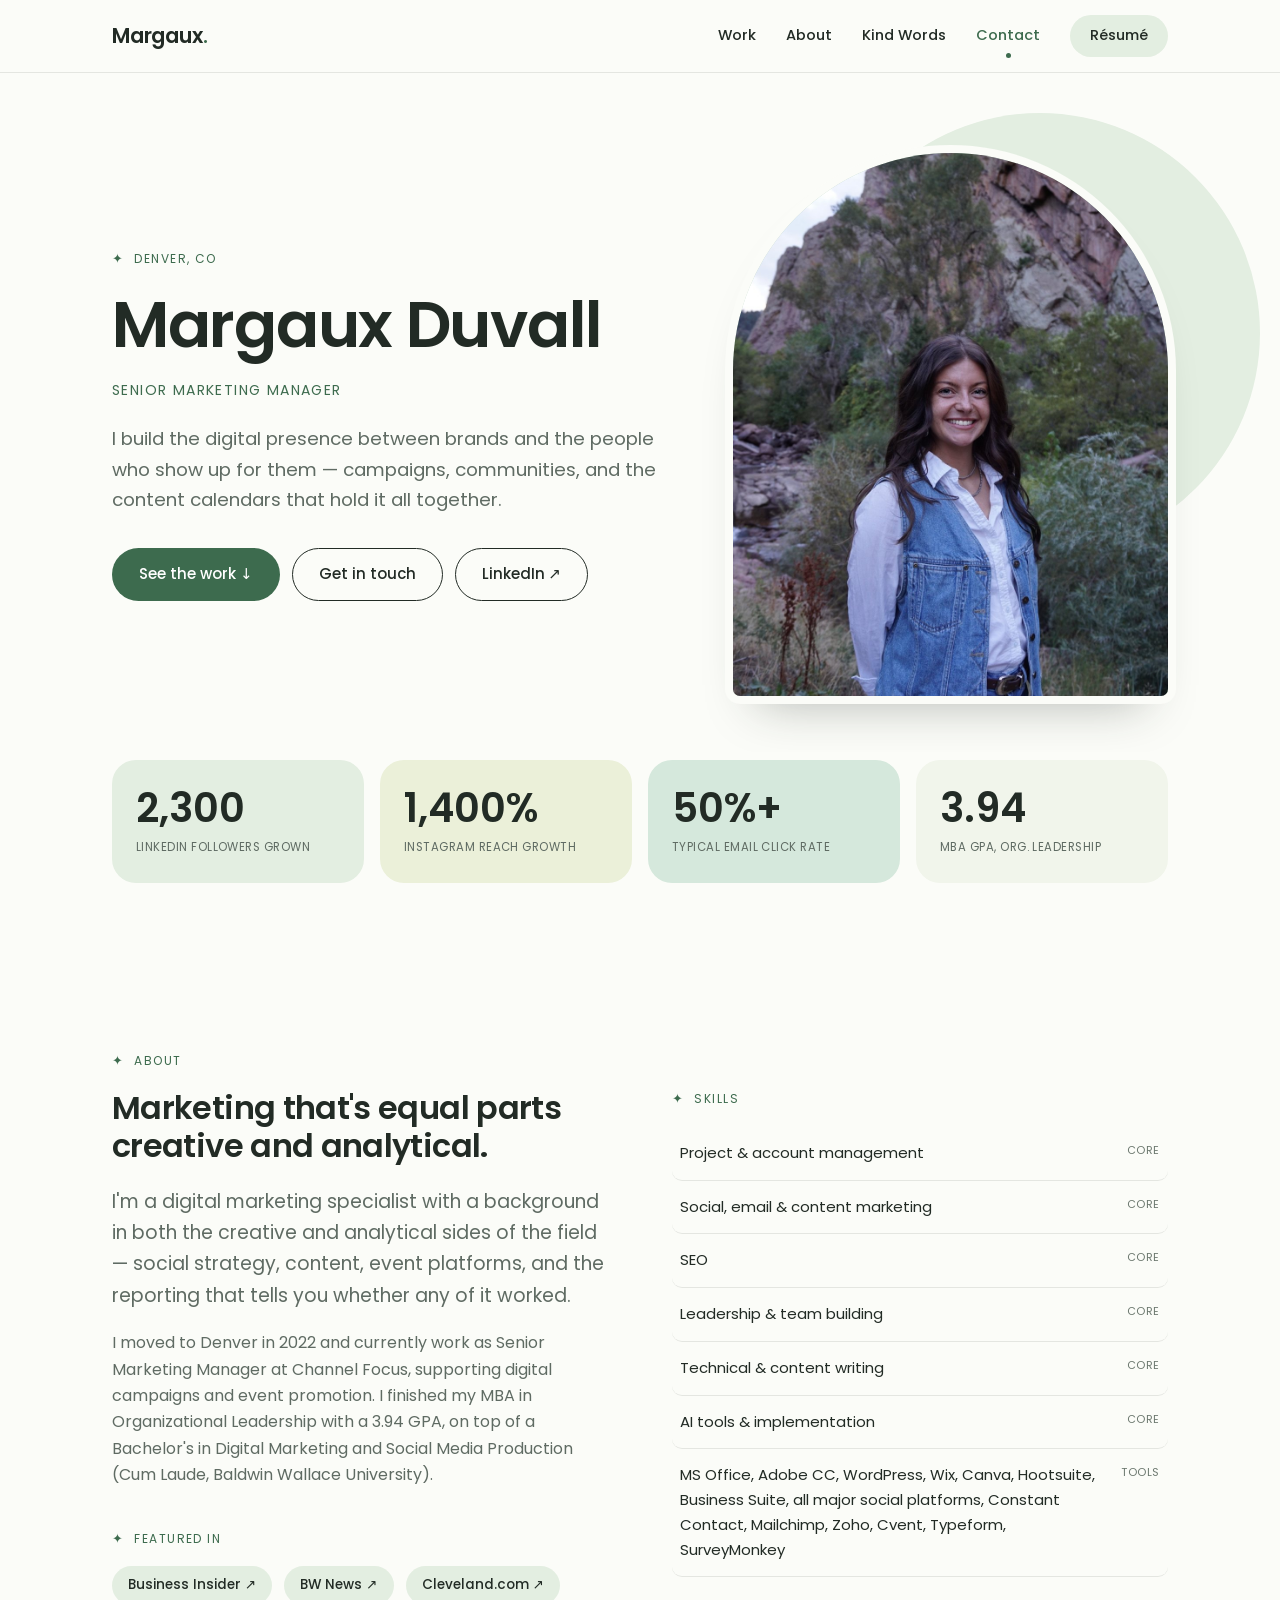
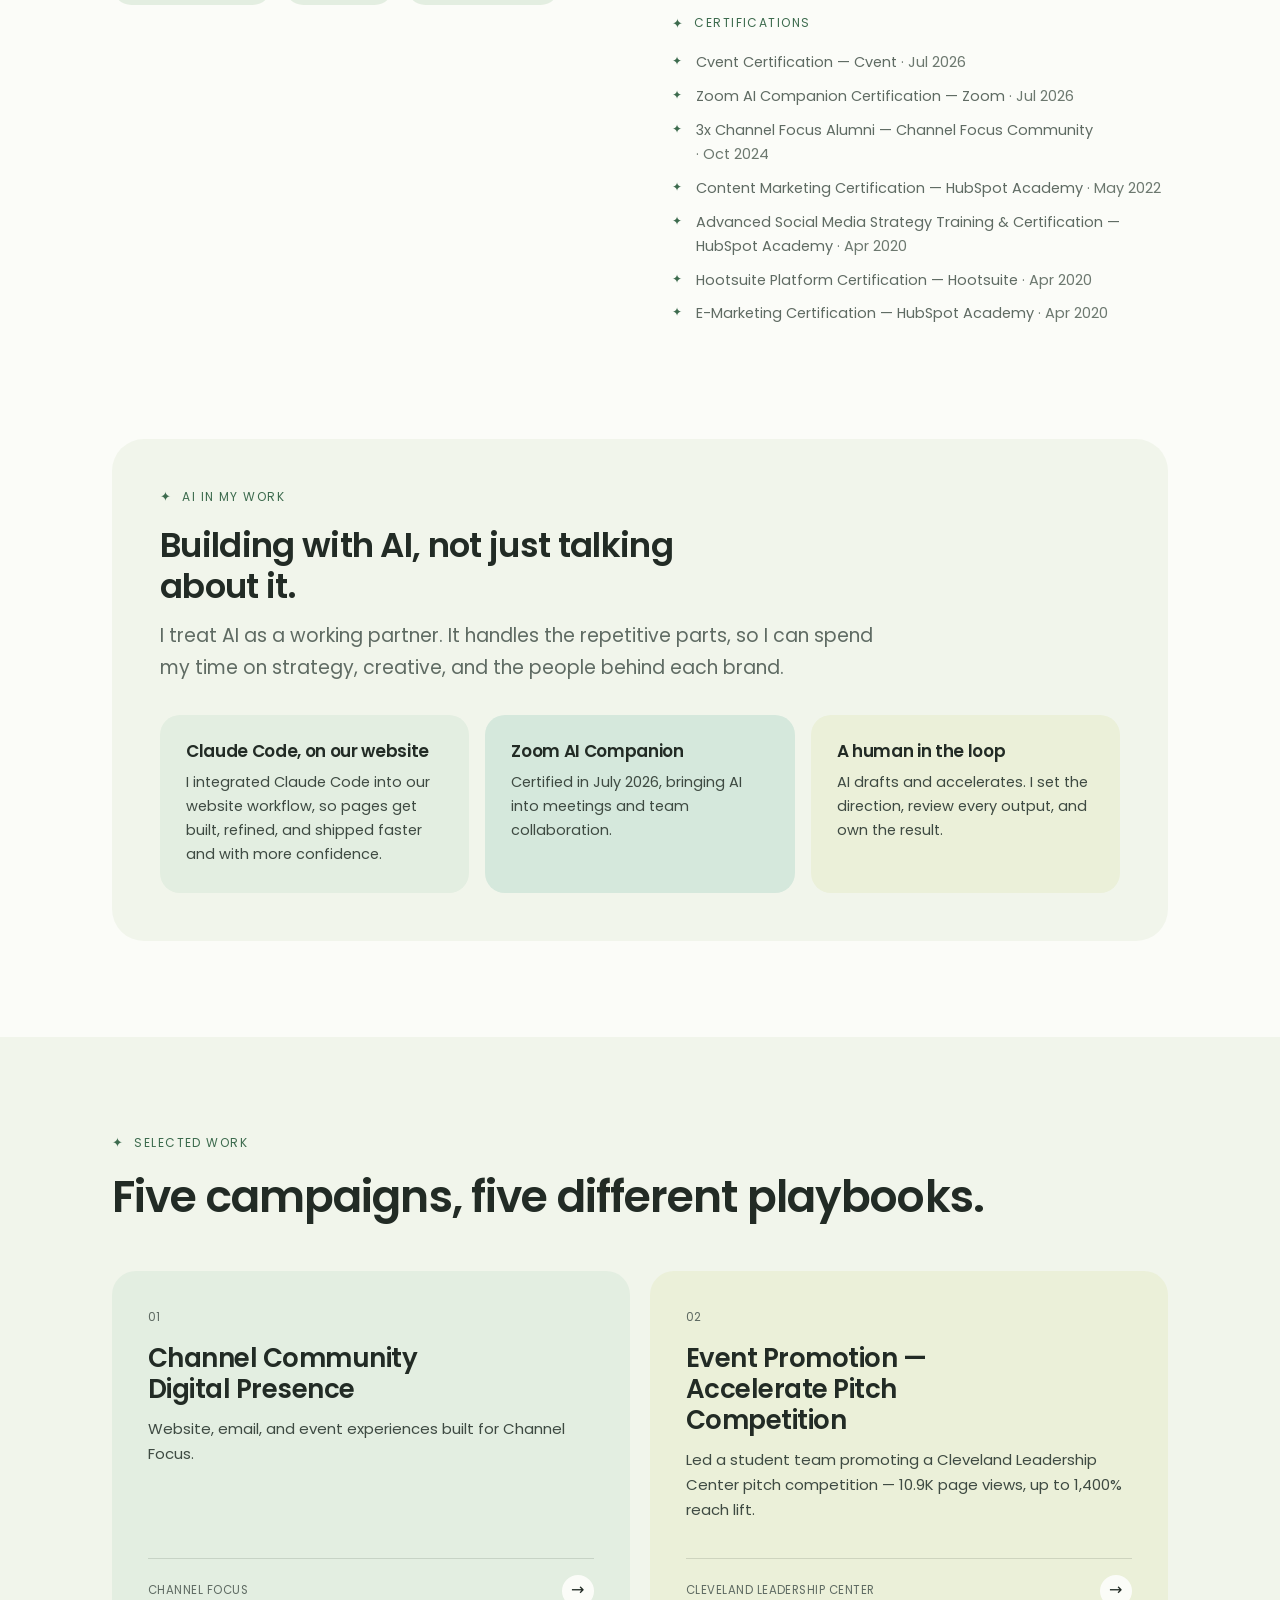
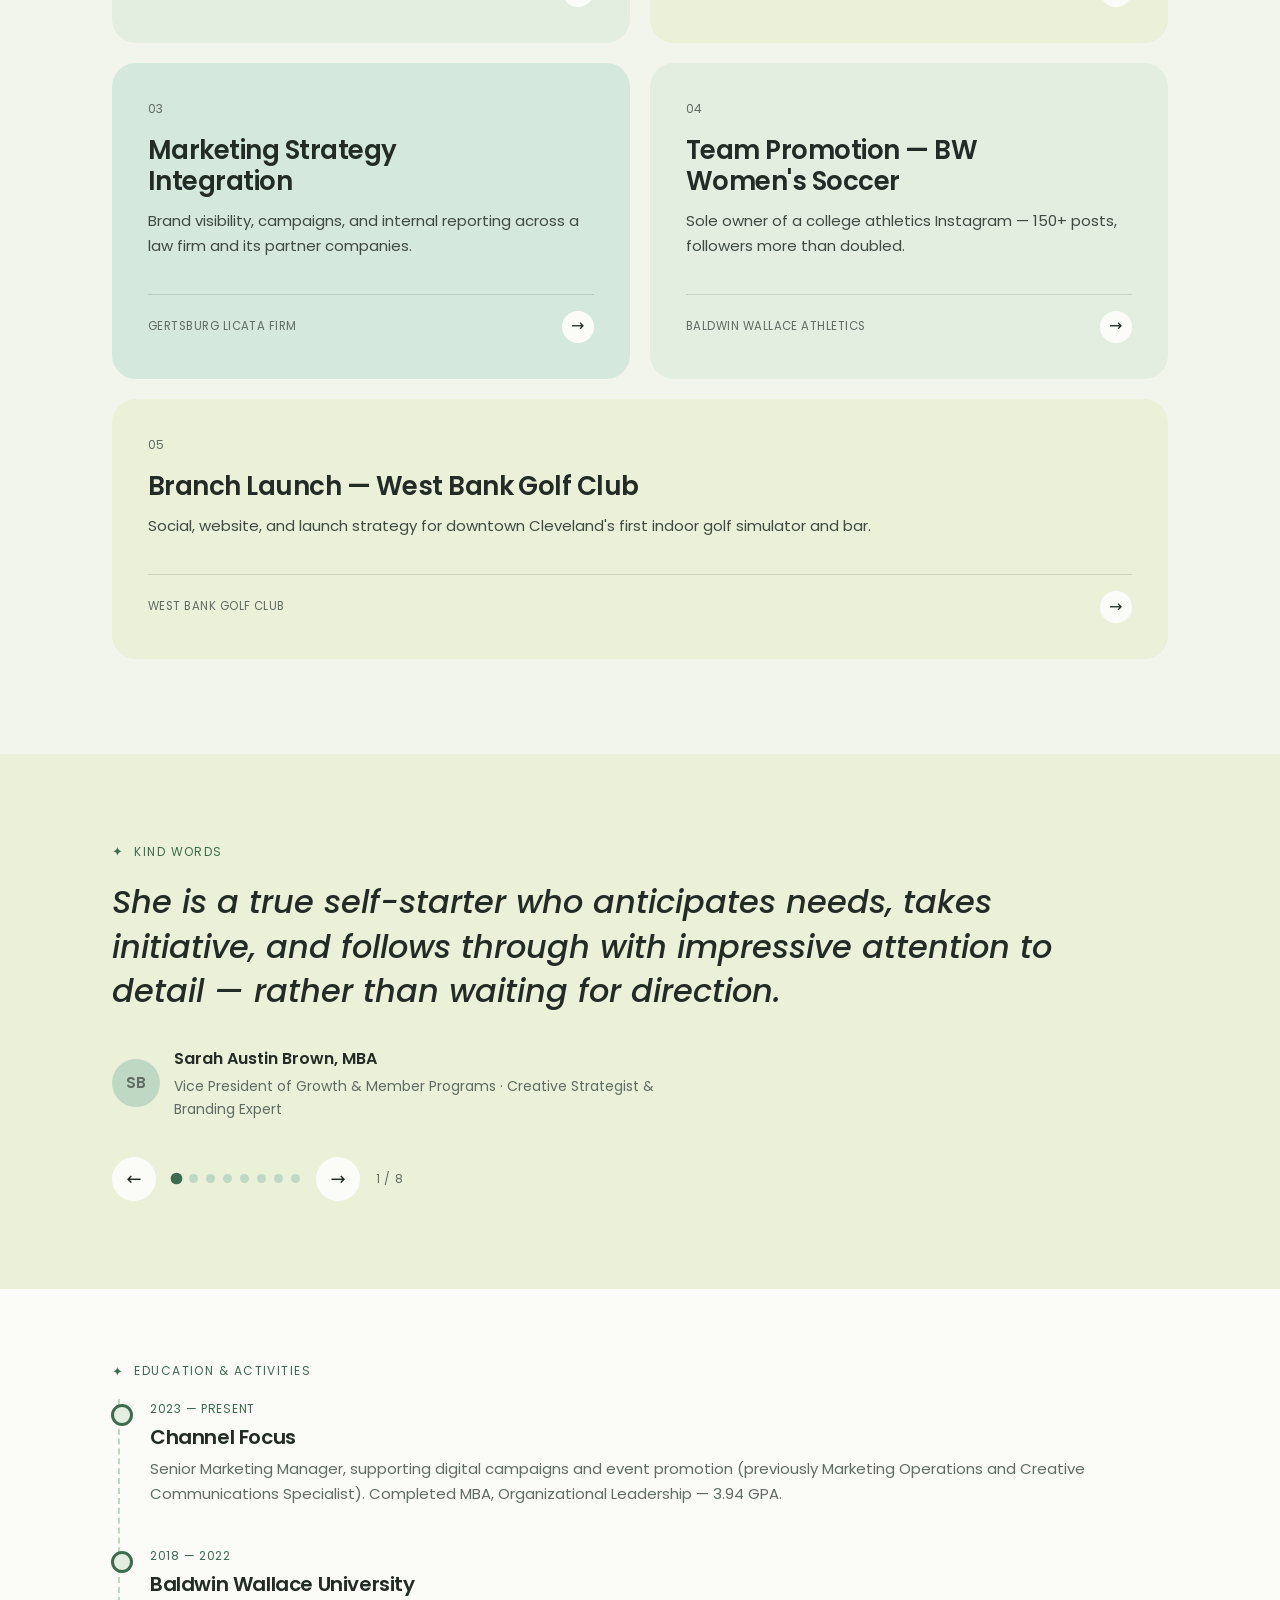
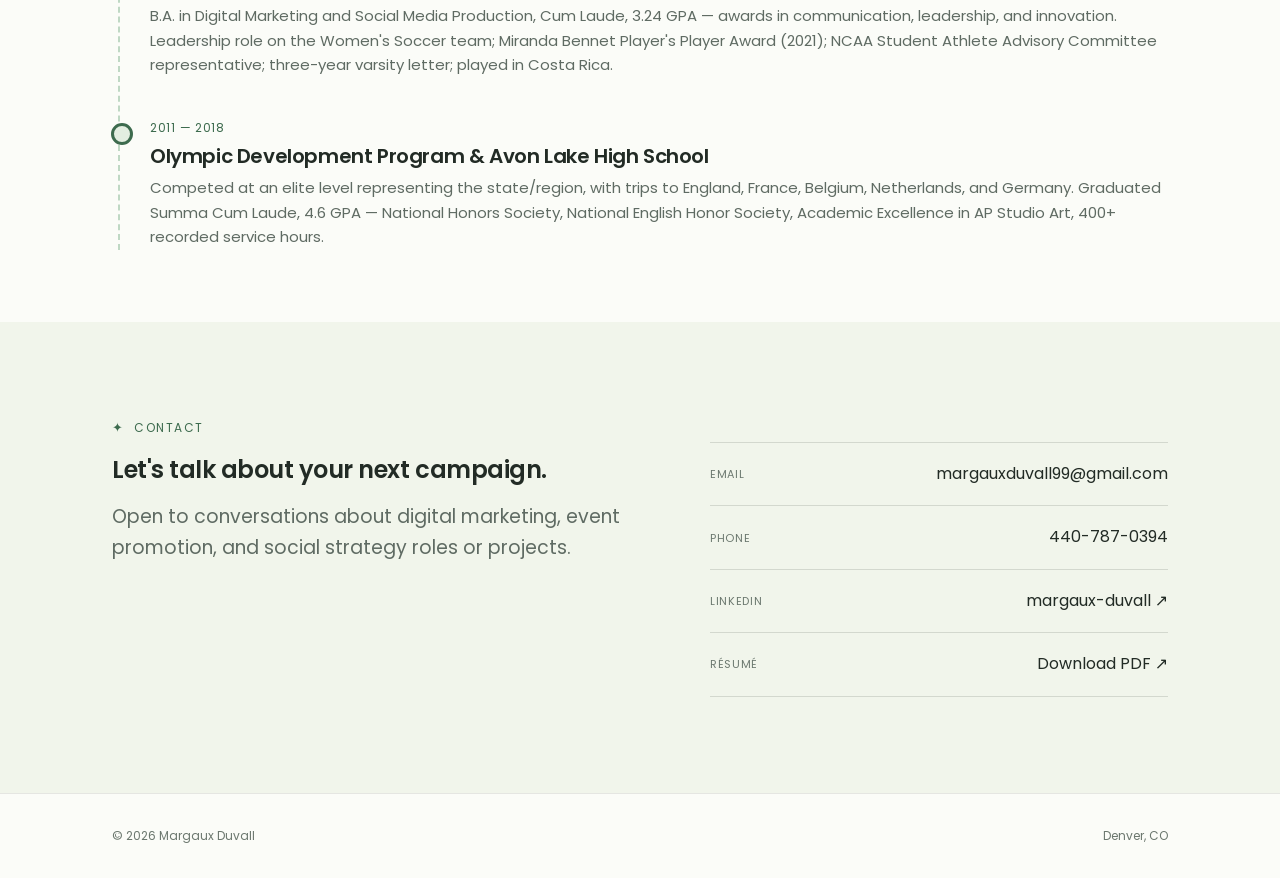
<file: index.html>
<!DOCTYPE html>
<html lang="en">
<head>
<meta charset="UTF-8">
<meta name="viewport" content="width=device-width, initial-scale=1.0">
<title>Margaux Duvall — Senior Marketing Manager</title>
<meta name="description" content="Margaux Duvall is a senior marketing manager based in Denver, CO — event promotion, social strategy, content, and analytics.">
<meta name="theme-color" content="#FBFCF8">
<link rel="icon" href="data:image/svg+xml,%3Csvg xmlns='http://www.w3.org/2000/svg' viewBox='0 0 100 100'%3E%3Crect width='100' height='100' rx='16' fill='%23E3EEE1'/%3E%3Ctext x='50' y='68' font-family='Georgia,serif' font-style='italic' font-size='58' font-weight='bold' fill='%233D6B4E' text-anchor='middle'%3EM%3C/text%3E%3C/svg%3E">
<link rel="preconnect" href="https://fonts.googleapis.com">
<link rel="preconnect" href="https://fonts.gstatic.com" crossorigin>
<link href="https://fonts.googleapis.com/css2?family=Poppins:ital,wght@0,400;0,500;0,600;1,500&display=swap" rel="stylesheet">
<link rel="stylesheet" href="css/style.css">
<style>
/* Kind Words carousel */
.kw-slide{margin:0;display:block}
.kw-slide blockquote p{margin:0 0 .9em}
.kw-slide blockquote p:last-child{margin-bottom:0}
.kw-slide.long blockquote{font-size:clamp(16px,1.7vw,20px);line-height:1.6;max-width:66ch}
.kw-author{display:flex;align-items:center;gap:14px}
.kw-author>span:last-child{display:block}
.kw-author>span:last-child>span{display:block;max-width:60ch}
.kw-avatar{flex:0 0 48px;width:48px;height:48px;border-radius:50%;background:var(--blush-deep);color:var(--signal-dark);display:flex!important;align-items:center;justify-content:center;font-weight:600;font-size:15px;letter-spacing:.02em}
.kw-controls{display:none;align-items:center;gap:16px;margin-top:36px;flex-wrap:wrap}
html.kw-js .kw-slide{display:none}
html.kw-js .kw-slide.is-active{display:block;animation:kwfade .45s ease}
html.kw-js .kw-controls{display:flex}
.kw-btn{width:44px;height:44px;border-radius:50%;border:none;background:var(--paper);color:var(--ink);font-family:var(--font-body);font-size:18px;cursor:pointer;transition:background .2s ease,color .2s ease}
.kw-btn:hover{background:var(--signal);color:#fff}
.kw-dots{display:flex;gap:8px;align-items:center}
.kw-dot{width:9px;height:9px;padding:0;border:none;border-radius:50%;background:var(--blush-deep);cursor:pointer;transition:background .2s ease,transform .2s ease}
.kw-dot.is-active{background:var(--signal);transform:scale(1.3)}
.kw-count{font-size:12px;color:var(--slate);letter-spacing:.06em}
.kw-carousel:focus-visible{outline:2px solid var(--signal);outline-offset:8px;border-radius:12px}
@keyframes kwfade{from{opacity:0;transform:translateY(8px)}to{opacity:1;transform:none}}
@media (prefers-reduced-motion:reduce){html.kw-js .kw-slide.is-active{animation:none}}
</style>
</head>
<body>
<div class="scroll-progress"></div>

<nav class="site-nav">
  <div class="wrap">
    <a href="#top" class="brand">Margaux<span>.</span></a>
    <button class="nav-toggle" aria-label="Toggle menu">
      <span></span><span></span><span></span>
    </button>
    <div class="nav-links">
      <a href="#work">Work</a>
      <a href="#about">About</a>
      <a href="#kind-words">Kind Words</a>
      <a href="#contact">Contact</a>
      <a href="assets/Margaux_Duvall_Resume.pdf" class="nav-cta" target="_blank" rel="noopener">Résumé</a>
    </div>
  </div>
</nav>

<header class="hero" id="top">
  <div class="wrap">
    <div class="hero-grid">
      <div>
        <p class="eyebrow">Denver, CO</p>
        <h1>Margaux Duvall</h1>
        <p class="hero-role">Senior Marketing Manager</p>
        <p class="hero-lede">I build the digital presence between brands and the people who show up for them — campaigns, communities, and the content calendars that hold it all together.</p>
        <div class="hero-actions">
          <a href="#work" class="btn btn-primary">See the work ↓</a>
          <a href="#contact" class="btn btn-ghost">Get in touch</a>
          <a href="https://www.linkedin.com/in/margaux-duvall-mba-715665197/" class="btn btn-ghost" target="_blank" rel="noopener">LinkedIn ↗</a>
        </div>
      </div>
      <div class="hero-photo">
        <img src="assets/headshot.jpg" alt="Margaux Duvall smiling, standing in front of a red rock canyon" width="1000" height="1500">
      </div>
    </div>
  </div>

  <div class="scoreboard">
    <div class="wrap">
      <div class="scoreboard-grid">
        <div class="stat">
          <span class="stat-num" data-count="2,300">0</span>
          <span class="stat-label">LinkedIn followers grown</span>
        </div>
        <div class="stat">
          <span class="stat-num" data-count="1,400%">0%</span>
          <span class="stat-label">Instagram reach growth</span>
        </div>
        <div class="stat">
          <span class="stat-num" data-count="50%+">0%</span>
          <span class="stat-label">Typical email click rate</span>
        </div>
        <div class="stat">
          <span class="stat-num" data-count="3.94">0</span>
          <span class="stat-label">MBA GPA, Org. Leadership</span>
        </div>
      </div>
    </div>
  </div>
</header>

<section id="about">
  <div class="wrap">
    <p class="eyebrow reveal">About</p>
    <div class="about-grid">
      <div class="reveal">
        <h2 style="font-size:32px; margin-bottom:20px;">Marketing that's equal parts creative and analytical.</h2>
        <p class="lede">I'm a digital marketing specialist with a background in both the creative and analytical sides of the field — social strategy, content, event platforms, and the reporting that tells you whether any of it worked.</p>
        <p style="color:var(--slate); max-width:60ch;">I moved to Denver in 2022 and currently work as Senior Marketing Manager at Channel Focus, supporting digital campaigns and event promotion. I finished my MBA in Organizational Leadership with a 3.94 GPA, on top of a Bachelor's in Digital Marketing and Social Media Production (Cum Laude, Baldwin Wallace University).</p>

        <p class="eyebrow" style="margin-top:40px;">Featured In</p>
        <div class="press-row">
          <a href="https://www.businessinsider.com/gen-z-loneliness-spends-money-to-make-friends-2023-9" target="_blank" rel="noopener">Business Insider ↗</a>
          <a href="https://www.bw.edu/news/2022/spring/04-yellow-jacket-alumni-launch-clevelands-first-indoor-golf-simulator-and-bar" target="_blank" rel="noopener">BW News ↗</a>
          <a href="https://www.cleveland.com/entertainment/2022/04/west-bank-golf-club-set-to-open-soon-in-clevelands-flats.html" target="_blank" rel="noopener">Cleveland.com ↗</a>
        </div>
      </div>

      <div class="reveal">
        <p class="eyebrow">Skills</p>
        <ul class="skill-list">
          <li><span>Project &amp; account management</span><span>Core</span></li>
          <li><span>Social, email &amp; content marketing</span><span>Core</span></li>
          <li><span>SEO</span><span>Core</span></li>
          <li><span>Leadership &amp; team building</span><span>Core</span></li>
          <li><span>Technical &amp; content writing</span><span>Core</span></li>
          <li><span>AI tools &amp; implementation</span><span>Core</span></li>
          <li><span>MS Office, Adobe CC, WordPress, Wix, Canva, Hootsuite, Business Suite, all major social platforms, Constant Contact, Mailchimp, Zoho, Cvent, Typeform, SurveyMonkey</span><span>Tools</span></li>
        </ul>

        <p class="eyebrow" style="margin-top:36px;">Certifications</p>
        <ul class="cert-list">
          <li>Cvent Certification — Cvent <span class="cert-date">· Jul 2026</span></li>
          <li>Zoom AI Companion Certification — Zoom <span class="cert-date">· Jul 2026</span></li>
          <li>3x Channel Focus Alumni — Channel Focus Community <span class="cert-date">· Oct 2024</span></li>
          <li>Content Marketing Certification — HubSpot Academy <span class="cert-date">· May 2022</span></li>
          <li>Advanced Social Media Strategy Training &amp; Certification — HubSpot Academy <span class="cert-date">· Apr 2020</span></li>
          <li>Hootsuite Platform Certification — Hootsuite <span class="cert-date">· Apr 2020</span></li>
          <li>E-Marketing Certification — HubSpot Academy <span class="cert-date">· Apr 2020</span></li>
        </ul>
      </div>
    </div>
    <div class="ai-block reveal" id="ai">
      <p class="eyebrow">AI in my work</p>
      <h3>Building with AI, not just talking about it.</h3>
      <p class="lede">I treat AI as a working partner. It handles the repetitive parts, so I can spend my time on strategy, creative, and the people behind each brand.</p>
      <div class="ai-grid">
        <div class="ai-card">
          <h4>Claude Code, on our website</h4>
          <p>I integrated Claude Code into our website workflow, so pages get built, refined, and shipped faster and with more confidence.</p>
        </div>
        <div class="ai-card">
          <h4>Zoom AI Companion</h4>
          <p>Certified in July 2026, bringing AI into meetings and team collaboration.</p>
        </div>
        <div class="ai-card">
          <h4>A human in the loop</h4>
          <p>AI drafts and accelerates. I set the direction, review every output, and own the result.</p>
        </div>
      </div>
    </div>
  </div>
</section>

<section id="work" class="on-ink">
  <div class="wrap">
    <div class="section-head">
      <div class="reveal">
        <p class="eyebrow">Selected Work</p>
        <h2>Five campaigns, five different playbooks.</h2>
      </div>
    </div>
  </div>
  <div class="wrap">
    <div class="work-grid">

      <a class="work-card reveal" href="work/channel-community.html" data-preview="assets/previews/01-community.svg">
        <span class="work-num">01</span>
        <h3>Channel Community Digital Presence</h3>
        <p>Website, email, and event experiences built for Channel Focus.</p>
        <span class="work-meta">Channel Focus <span class="arrow">→</span></span>
      </a>

      <a class="work-card reveal" href="work/event-promotion.html" data-preview="assets/previews/02-promotion.svg">
        <span class="work-num">02</span>
        <h3>Event Promotion — Accelerate Pitch Competition</h3>
        <p>Led a student team promoting a Cleveland Leadership Center pitch competition — 10.9K page views, up to 1,400% reach lift.</p>
        <span class="work-meta">Cleveland Leadership Center <span class="arrow">→</span></span>
      </a>

      <a class="work-card reveal" href="work/strategy-integration.html" data-preview="assets/previews/03-strategy.svg">
        <span class="work-num">03</span>
        <h3>Marketing Strategy Integration</h3>
        <p>Brand visibility, campaigns, and internal reporting across a law firm and its partner companies.</p>
        <span class="work-meta">Gertsburg Licata Firm <span class="arrow">→</span></span>
      </a>

      <a class="work-card reveal" href="work/team-promotion.html" data-preview="assets/previews/04-team.svg">
        <span class="work-num">04</span>
        <h3>Team Promotion — BW Women's Soccer</h3>
        <p>Sole owner of a college athletics Instagram — 150+ posts, followers more than doubled.</p>
        <span class="work-meta">Baldwin Wallace Athletics <span class="arrow">→</span></span>
      </a>

      <a class="work-card reveal" href="work/branch-launch.html" data-preview="assets/previews/05-launch.svg">
        <span class="work-num">05</span>
        <h3>Branch Launch — West Bank Golf Club</h3>
        <p>Social, website, and launch strategy for downtown Cleveland's first indoor golf simulator and bar.</p>
        <span class="work-meta">West Bank Golf Club <span class="arrow">→</span></span>
      </a>

    </div>
  </div>
</section>

<section id="kind-words" class="testimonial">
  <div class="wrap reveal">
    <p class="eyebrow">Kind Words</p>
    <div class="kw-carousel" tabindex="0" aria-roledescription="carousel" aria-label="Recommendations">
      <figure class="kw-slide is-active" aria-label="Recommendation 1 of 8">
        <blockquote><p>She is a true self-starter who anticipates needs, takes initiative, and follows through with impressive attention to detail — rather than waiting for direction.</p></blockquote>
        <figcaption class="testimonial-author kw-author">
          <span class="kw-avatar" aria-hidden="true">SB</span>
          <span><strong>Sarah Austin Brown, MBA</strong><span>Vice President of Growth &amp; Member Programs · Creative Strategist &amp; Branding Expert</span></span>
        </figcaption>
      </figure>
      <figure class="kw-slide long" aria-label="Recommendation 2 of 8">
        <blockquote><p>Margaux is an analytical yet compassionate leader who balances being “lonely at the top” (assigning tasks, evaluating performance, setting goals) with rolling up her sleeves to work alongside team members to ensure the job not only gets done, but gets done well. To every environment she brings a positive attitude, a keen marketing savviness, and comfort with troubleshooting technical problems and other challenges. I have learned quite a bit from her.</p></blockquote>
        <figcaption class="testimonial-author kw-author">
          <span class="kw-avatar" aria-hidden="true">TM</span>
          <span><strong>Tim Marshall</strong><span>Digital Marketing Consultant · Content Marketing Manager</span></span>
        </figcaption>
      </figure>
      <figure class="kw-slide long" aria-label="Recommendation 3 of 8">
        <blockquote><p>Margaux became a leader among the leaders in a leadership class. She is mature, curious and capable of initiating her own learning experiences. She makes the group better by listening and adding comments that drive the discussion into newer places. I would always want her on my team!</p></blockquote>
        <figcaption class="testimonial-author kw-author">
          <span class="kw-avatar" aria-hidden="true">AK</span>
          <span><strong>Dr. Alan Kolp</strong><span>Professor of Religion and Chair in Faith &amp; Life, Center for Innovation &amp; Growth · Author, Retreat Leader and Public Speaker</span></span>
        </figcaption>
      </figure>
      <figure class="kw-slide long" aria-label="Recommendation 4 of 8">
        <blockquote><p>In her four years at Baldwin Wallace University, Margaux has developed personally and professionally, leveraging her existing skills to further develop competence and confidence. Margaux is highly-intelligent, appropriately competitive, self-motivated and authentic – and she approaches everything she does with a smile and joyful spirit.</p><p>Margaux is a team-first leader, always willing to put the needs of others above her own. As a result, she sets an example for others to follow. That is an incredible responsibility for a young professional, but Margaux does this compassionately and with purpose.</p></blockquote>
        <figcaption class="testimonial-author kw-author">
          <span class="kw-avatar" aria-hidden="true">LK</span>
          <span><strong>Lacey Kogelnik</strong><span>Executive Director, Corporate &amp; Organizational Engagement · Baldwin Wallace University</span></span>
        </figcaption>
      </figure>
      <figure class="kw-slide long" aria-label="Recommendation 5 of 8">
        <blockquote><p>I worked with Margaux for two concurrent semester projects through Baldwin Wallace’s Digital Marketing Center. Throughout both, she exuded confidence and competence. For the second semester, Margaux was the team lead and my direct point of contact. She masterfully led the project, coordinating every aspect and keeping her colleagues (and me!) on track to hit each deadline.</p><p>She is a quintessential professional who is skilled and polished beyond her years. She will be a tremendous asset to any organization.</p></blockquote>
        <figcaption class="testimonial-author kw-author">
          <span class="kw-avatar" aria-hidden="true">MK</span>
          <span><strong>Michelle Kane</strong><span>Director of Marketing &amp; Communications at the Cleveland Leadership Center</span></span>
        </figcaption>
      </figure>
      <figure class="kw-slide long" aria-label="Recommendation 6 of 8">
        <blockquote><p>Margaux has been an incredible asset. She is an all-in player in all respects. She doesn’t do anything without embracing the challenge 100%. This commitment also facilitated her acceptance as a team leader. She had the capacity to get her teammates moving in the same direction, and she did it by example and by embracing the servant leader model.</p><p>Margaux also stepped up and built the program’s complete social media presence. From a strategic standpoint, she worked hand-in-hand with me and we defined the parameters of how social media could benefit the program from both an awareness and a recruiting standpoint. She also used her impressive creative skills to execute the strategy. Ultimately, as she progressed in her studies and her investment in time was limited, she taught the next generation of the team to take up her mantle. So beyond her leadership ability she is also a dynamic educator.</p><p>The true measure of Margaux is that she was a difference maker in our community and she has had a profoundly positive impact on the BW Community and I am glad she is a part of my life.</p></blockquote>
        <figcaption class="testimonial-author kw-author">
          <span class="kw-avatar" aria-hidden="true">JW</span>
          <span><strong>Jim Wojtkun</strong><span>Head Women's Soccer Coach at Baldwin Wallace University</span></span>
        </figcaption>
      </figure>
      <figure class="kw-slide long" aria-label="Recommendation 7 of 8">
        <blockquote><p>Margaux always had pure intentions when it came to her team. She didn’t elevate issues by feeding into negative feelings, rather she found positives in everything and always encouraged her teammates to do the same. Growing up around coaches probably helped, but she is a natural leader with the right personality to inspire others to want to be led.</p></blockquote>
        <figcaption class="testimonial-author kw-author">
          <span class="kw-avatar" aria-hidden="true">TB</span>
          <span><strong>Tara Bowen</strong><span>Assistant Athletic Director and Head Girls’ Soccer Coach at Western Reserve Academy</span></span>
        </figcaption>
      </figure>
      <figure class="kw-slide long" aria-label="Recommendation 8 of 8">
        <blockquote><p>It's not every day you encounter a talent like Margaux. Her professionalism, creativity, work ethic and warm demeanor made her a key member of our marketing team and a much-loved member of our staff.</p><p>Margaux’s expertise in digital marketing brought a fresh and innovative approach to our B2B marketing strategies. Her contributions led to increases in web traffic, social engagement, and lead generation. Additionally, her knack for design proved instrumental to ensure our brand’s visuals were not only cohesive but also compelling—not an easy task for a business law firm. Whether it was a simple social media graphic or a comprehensive digital campaign visual, Margaux’s creations were consistently on point, resonating with our brand’s mission and values.</p><p>I wholeheartedly endorse Margaux for any role that seeks a fusion of creativity, strategic communications, and an unyielding commitment to excellence—she has it all! I have been truly fortunate to benefit from her exceptional talents and consider her a lifelong collaborator.</p></blockquote>
        <figcaption class="testimonial-author kw-author">
          <span class="kw-avatar" aria-hidden="true">CP</span>
          <span><strong>Cassie Pinkerton</strong><span>Marketing Director @ Gertsburg Licata &amp; CoverMySix</span></span>
        </figcaption>
      </figure>
      <div class="kw-controls">
        <button type="button" class="kw-btn kw-prev" aria-label="Previous recommendation">←</button>
        <div class="kw-dots"><button type="button" class="kw-dot is-active" aria-label="Show recommendation 1"></button><button type="button" class="kw-dot" aria-label="Show recommendation 2"></button><button type="button" class="kw-dot" aria-label="Show recommendation 3"></button><button type="button" class="kw-dot" aria-label="Show recommendation 4"></button><button type="button" class="kw-dot" aria-label="Show recommendation 5"></button><button type="button" class="kw-dot" aria-label="Show recommendation 6"></button><button type="button" class="kw-dot" aria-label="Show recommendation 7"></button><button type="button" class="kw-dot" aria-label="Show recommendation 8"></button></div>
        <button type="button" class="kw-btn kw-next" aria-label="Next recommendation">→</button>
        <span class="kw-count" aria-live="polite">1 / 8</span>
      </div>
    </div>
  </div>
</section>

<section class="section-tight">
  <div class="wrap">
    <p class="eyebrow">Education &amp; Activities</p>
    <div class="timeline">
      <div class="timeline-item reveal">
        <span class="timeline-date">2023 — Present</span>
        <h4>Channel Focus</h4>
        <p>Senior Marketing Manager, supporting digital campaigns and event promotion (previously Marketing Operations and Creative Communications Specialist). Completed MBA, Organizational Leadership — 3.94 GPA.</p>
      </div>
      <div class="timeline-item reveal">
        <span class="timeline-date">2018 — 2022</span>
        <h4>Baldwin Wallace University</h4>
        <p>B.A. in Digital Marketing and Social Media Production, Cum Laude, 3.24 GPA — awards in communication, leadership, and innovation. Leadership role on the Women's Soccer team; Miranda Bennet Player's Player Award (2021); NCAA Student Athlete Advisory Committee representative; three-year varsity letter; played in Costa Rica.</p>
      </div>
      <div class="timeline-item reveal">
        <span class="timeline-date">2011 — 2018</span>
        <h4>Olympic Development Program &amp; Avon Lake High School</h4>
        <p>Competed at an elite level representing the state/region, with trips to England, France, Belgium, Netherlands, and Germany. Graduated Summa Cum Laude, 4.6 GPA — National Honors Society, National English Honor Society, Academic Excellence in AP Studio Art, 400+ recorded service hours.</p>
      </div>
    </div>
  </div>
</section>

<section id="contact" class="on-ink">
  <div class="wrap">
    <div class="contact-grid">
      <div class="reveal">
        <p class="eyebrow">Contact</p>
        <h2>Let's talk about your next campaign.</h2>
        <p class="lede" style="margin-top:16px;">Open to conversations about digital marketing, event promotion, and social strategy roles or projects.</p>
      </div>
      <ul class="contact-list reveal">
        <li>
          <span class="label">Email</span>
          <a class="value" href="mailto:margauxduvall99@gmail.com">margauxduvall99@gmail.com</a>
        </li>
        <li>
          <span class="label">Phone</span>
          <a class="value" href="tel:4407870394">440-787-0394</a>
        </li>
        <li>
          <span class="label">LinkedIn</span>
          <a class="value" href="https://www.linkedin.com/in/margaux-duvall-mba-715665197/" target="_blank" rel="noopener">margaux-duvall ↗</a>
        </li>
        <li>
          <span class="label">Résumé</span>
          <a class="value" href="assets/Margaux_Duvall_Resume.pdf" target="_blank" rel="noopener">Download PDF ↗</a>
        </li>
      </ul>
    </div>
  </div>
</section>

<footer>
  <div class="wrap" style="display:flex; justify-content:space-between; flex-wrap:wrap; gap:12px; width:100%;">
    <span>© 2026 Margaux Duvall</span>
    <span>Denver, CO</span>
  </div>
</footer>

<button class="back-to-top" aria-label="Back to top">↑</button>

<script src="js/main.js"></script>
<script>
(function(){
  var root=document.querySelector('.kw-carousel'); if(!root) return;
  var slides=[].slice.call(root.querySelectorAll('.kw-slide'));
  var dots=[].slice.call(root.querySelectorAll('.kw-dot'));
  var count=root.querySelector('.kw-count'); var i=0;
  document.documentElement.classList.add('kw-js');
  function show(n){
    i=(n+slides.length)%slides.length;
    slides.forEach(function(s,k){s.classList.toggle('is-active',k===i)});
    dots.forEach(function(d,k){d.classList.toggle('is-active',k===i)});
    if(count) count.textContent=(i+1)+' / '+slides.length;
  }
  root.querySelector('.kw-prev').addEventListener('click',function(){show(i-1)});
  root.querySelector('.kw-next').addEventListener('click',function(){show(i+1)});
  dots.forEach(function(d,k){d.addEventListener('click',function(){show(k)})});
  root.addEventListener('keydown',function(ev){
    if(ev.key==='ArrowLeft'){show(i-1)} else if(ev.key==='ArrowRight'){show(i+1)}
  });
  var x0=null;
  root.addEventListener('touchstart',function(ev){x0=ev.touches[0].clientX},{passive:true});
  root.addEventListener('touchend',function(ev){
    if(x0===null) return; var dx=ev.changedTouches[0].clientX-x0; x0=null;
    if(Math.abs(dx)>50) show(dx<0?i+1:i-1);
  });
})();
</script>
</body>
</html>
</file>
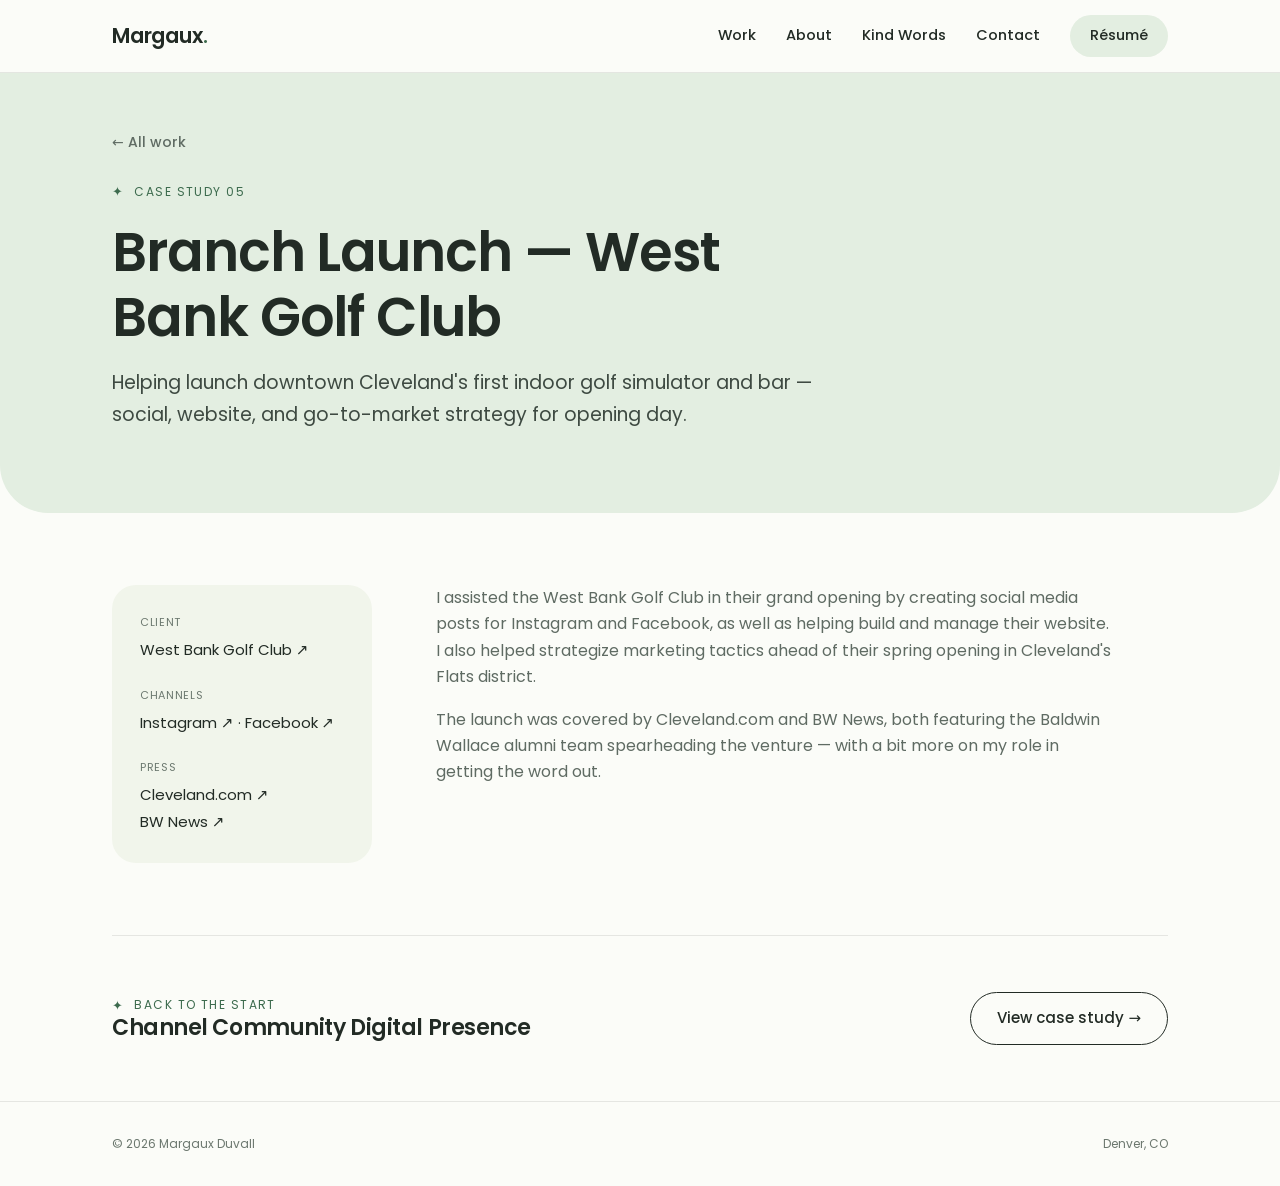
<file: branch-launch.html>
<!DOCTYPE html>
<html lang="en">
<head>
<meta charset="UTF-8">
<meta name="viewport" content="width=device-width, initial-scale=1.0">
<title>Branch Launch — West Bank Golf Club — Margaux Duvall</title>
<meta name="description" content="Social, website, and launch strategy for downtown Cleveland's first indoor golf simulator and bar.">
<meta name="theme-color" content="#FBFCF8">
<link rel="icon" href="data:image/svg+xml,%3Csvg xmlns='http://www.w3.org/2000/svg' viewBox='0 0 100 100'%3E%3Crect width='100' height='100' rx='16' fill='%23E3EEE1'/%3E%3Ctext x='50' y='68' font-family='Georgia,serif' font-style='italic' font-size='58' font-weight='bold' fill='%233D6B4E' text-anchor='middle'%3EM%3C/text%3E%3C/svg%3E">
<link rel="preconnect" href="https://fonts.googleapis.com">
<link rel="preconnect" href="https://fonts.gstatic.com" crossorigin>
<link href="https://fonts.googleapis.com/css2?family=Poppins:ital,wght@0,400;0,500;0,600;1,500&display=swap" rel="stylesheet">
<link rel="stylesheet" href="../css/style.css">
</head>
<body>
<div class="scroll-progress"></div>

<nav class="site-nav">
  <div class="wrap">
    <a href="../index.html#top" class="brand">Margaux<span>.</span></a>
    <button class="nav-toggle" aria-label="Toggle menu">
      <span></span><span></span><span></span>
    </button>
    <div class="nav-links">
      <a href="../index.html#work">Work</a>
      <a href="../index.html#about">About</a>
      <a href="../index.html#kind-words">Kind Words</a>
      <a href="../index.html#contact">Contact</a>
      <a href="../assets/Margaux_Duvall_Resume.pdf" class="nav-cta" target="_blank" rel="noopener">Résumé</a>
    </div>
  </div>
</nav>

<header class="cs-hero">
  <div class="wrap">
    <a href="../index.html#work" class="back-link">← All work</a>
    <p class="eyebrow">Case Study 05</p>
    <h1>Branch Launch — West Bank Golf Club</h1>
    <p class="lede">Helping launch downtown Cleveland's first indoor golf simulator and bar — social, website, and go-to-market strategy for opening day.</p>
  </div>
</header>

<div class="wrap">
  <div class="cs-body">
    <aside class="cs-sidebar">
      <div class="cs-fact">
        <span class="label">Client</span>
        <span class="value"><a href="https://www.westbankgolfclub.com/" target="_blank" rel="noopener">West Bank Golf Club ↗</a></span>
      </div>
      <div class="cs-fact">
        <span class="label">Channels</span>
        <span class="value"><a href="https://www.instagram.com/westbankgolfclub/" target="_blank" rel="noopener">Instagram ↗</a> · <a href="https://www.facebook.com/search/top?q=west%20bank%20golf%20club" target="_blank" rel="noopener">Facebook ↗</a></span>
      </div>
      <div class="cs-fact">
        <span class="label">Press</span>
        <span class="value"><a href="https://www.cleveland.com/entertainment/2022/04/west-bank-golf-club-set-to-open-soon-in-clevelands-flats.html" target="_blank" rel="noopener">Cleveland.com ↗</a></span><br>
        <span class="value"><a href="https://www.bw.edu/news/2022/spring/04-yellow-jacket-alumni-launch-clevelands-first-indoor-golf-simulator-and-bar" target="_blank" rel="noopener">BW News ↗</a></span>
      </div>
    </aside>

    <div class="cs-content reveal">
      <p>I assisted the West Bank Golf Club in their grand opening by creating social media posts for Instagram and Facebook, as well as helping build and manage their website. I also helped strategize marketing tactics ahead of their spring opening in Cleveland's Flats district.</p>


      <p>The launch was covered by Cleveland.com and BW News, both featuring the Baldwin Wallace alumni team spearheading the venture — with a bit more on my role in getting the word out.</p>
    </div>
  </div>
</div>

<div class="wrap">
  <div class="cs-nextup">
    <div>
      <span class="eyebrow" style="margin-bottom:0;">Back to the start</span>
      <h3 style="font-size:22px;">Channel Community Digital Presence</h3>
    </div>
    <a href="channel-community.html" class="btn btn-dark">View case study →</a>
  </div>
</div>

<footer>
  <div class="wrap" style="display:flex; justify-content:space-between; flex-wrap:wrap; gap:12px; width:100%;">
    <span>© 2026 Margaux Duvall</span>
    <span>Denver, CO</span>
  </div>
</footer>

<button class="back-to-top" aria-label="Back to top">↑</button>

<script src="../js/main.js"></script>
</body>
</html>
</file>
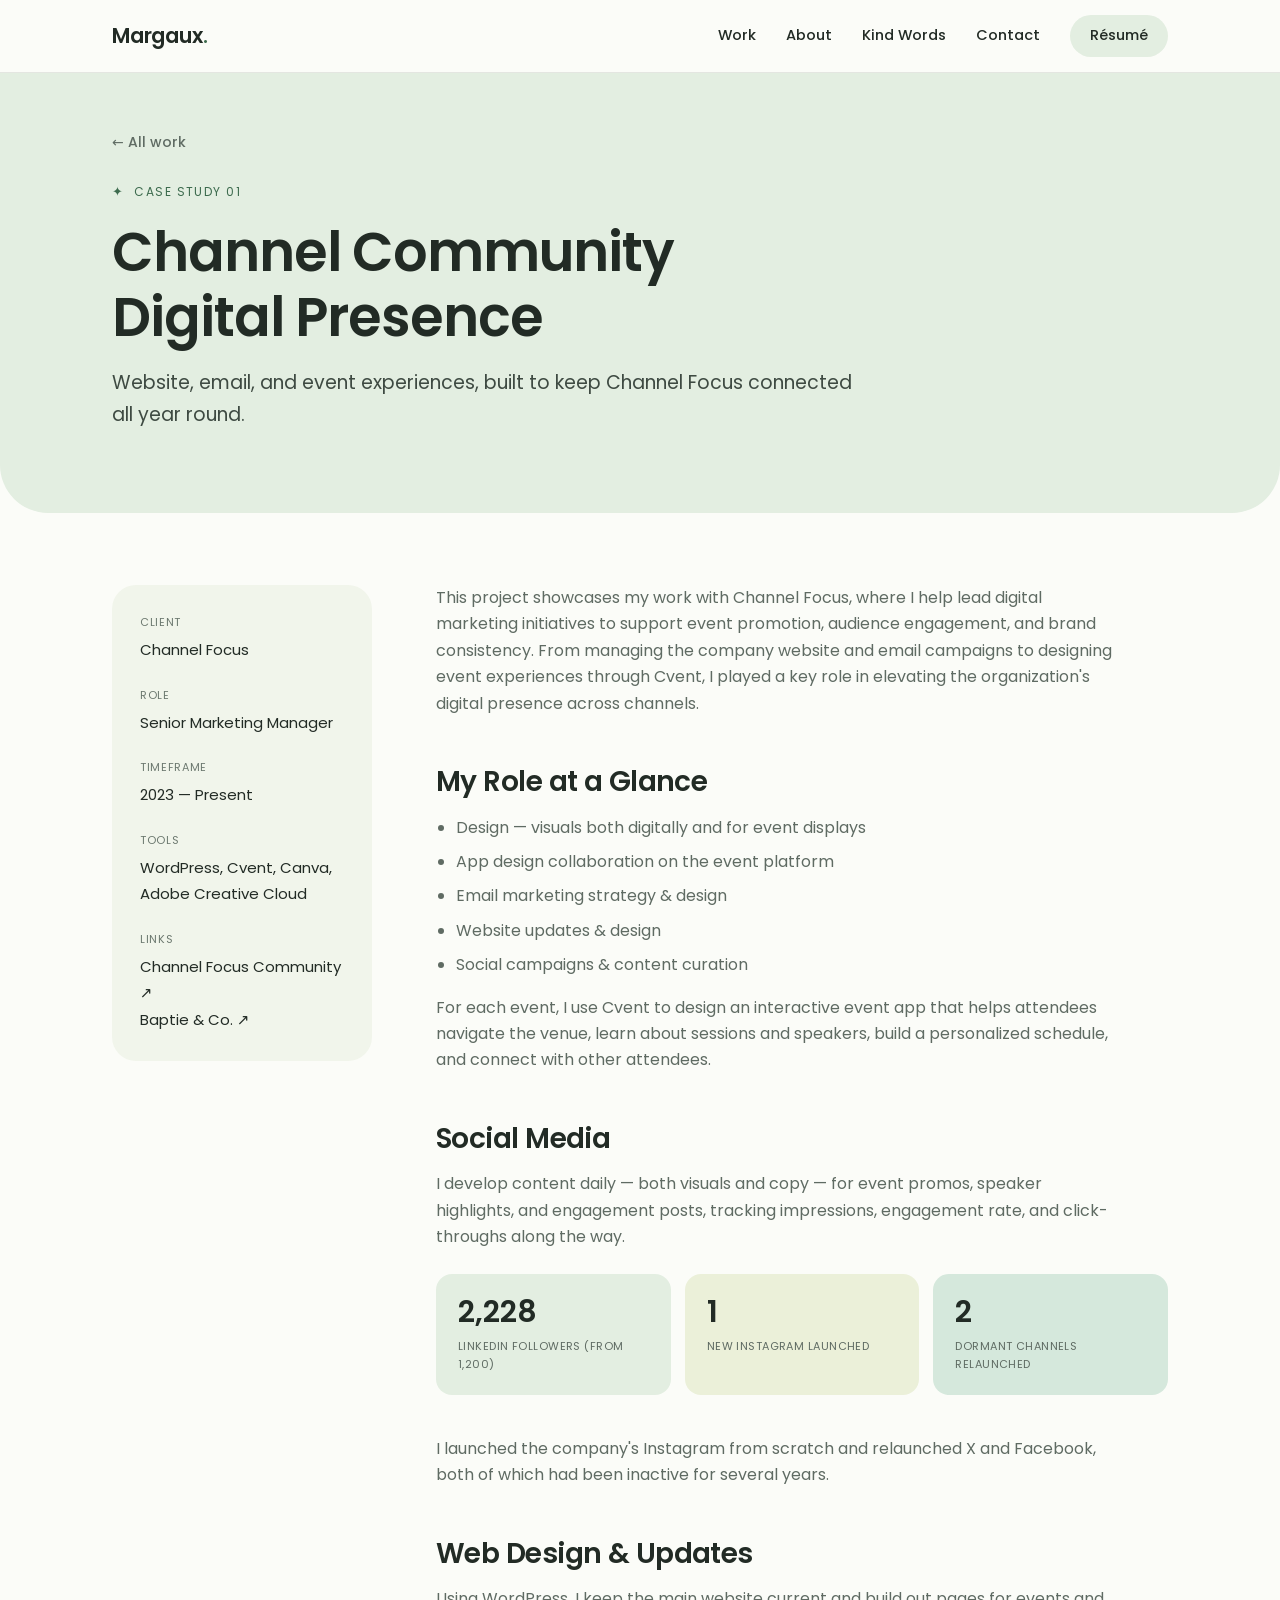
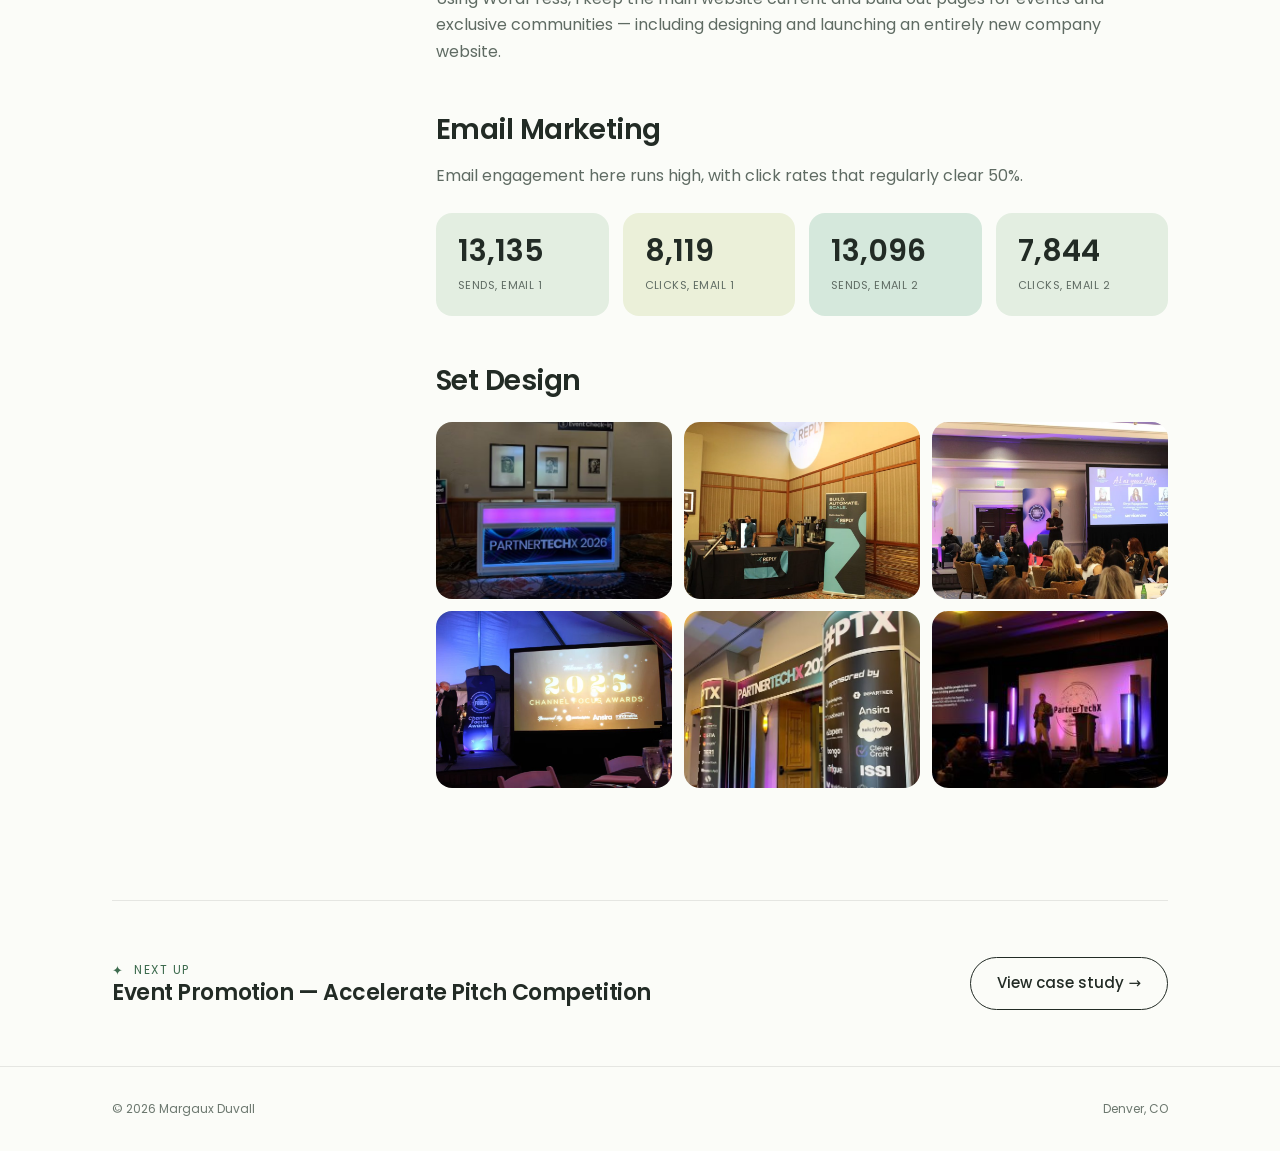
<file: channel-community.html>
<!DOCTYPE html>
<html lang="en">
<head>
<meta charset="UTF-8">
<meta name="viewport" content="width=device-width, initial-scale=1.0">
<title>Channel Community Digital Presence — Margaux Duvall</title>
<meta name="description" content="Website, email, and event-experience work for Channel Focus.">
<meta name="theme-color" content="#FBFCF8">
<link rel="icon" href="data:image/svg+xml,%3Csvg xmlns='http://www.w3.org/2000/svg' viewBox='0 0 100 100'%3E%3Crect width='100' height='100' rx='16' fill='%23E3EEE1'/%3E%3Ctext x='50' y='68' font-family='Georgia,serif' font-style='italic' font-size='58' font-weight='bold' fill='%233D6B4E' text-anchor='middle'%3EM%3C/text%3E%3C/svg%3E">
<link rel="preconnect" href="https://fonts.googleapis.com">
<link rel="preconnect" href="https://fonts.gstatic.com" crossorigin>
<link href="https://fonts.googleapis.com/css2?family=Poppins:ital,wght@0,400;0,500;0,600;1,500&display=swap" rel="stylesheet">
<link rel="stylesheet" href="../css/style.css">
</head>
<body>
<div class="scroll-progress"></div>

<nav class="site-nav">
  <div class="wrap">
    <a href="../index.html#top" class="brand">Margaux<span>.</span></a>
    <button class="nav-toggle" aria-label="Toggle menu">
      <span></span><span></span><span></span>
    </button>
    <div class="nav-links">
      <a href="../index.html#work">Work</a>
      <a href="../index.html#about">About</a>
      <a href="../index.html#kind-words">Kind Words</a>
      <a href="../index.html#contact">Contact</a>
      <a href="../assets/Margaux_Duvall_Resume.pdf" class="nav-cta" target="_blank" rel="noopener">Résumé</a>
    </div>
  </div>
</nav>

<header class="cs-hero">
  <div class="wrap">
    <a href="../index.html#work" class="back-link">← All work</a>
    <p class="eyebrow">Case Study 01</p>
    <h1>Channel Community Digital Presence</h1>
    <p class="lede">Website, email, and event experiences, built to keep Channel Focus connected all year round.</p>
  </div>
</header>

<div class="wrap">
  <div class="cs-body">
    <aside class="cs-sidebar">
      <div class="cs-fact">
        <span class="label">Client</span>
        <span class="value">Channel Focus</span>
      </div>
      <div class="cs-fact">
        <span class="label">Role</span>
        <span class="value">Senior Marketing Manager</span>
      </div>
      <div class="cs-fact">
        <span class="label">Timeframe</span>
        <span class="value">2023 — Present</span>
      </div>
      <div class="cs-fact">
        <span class="label">Tools</span>
        <span class="value">WordPress, Cvent, Canva, Adobe Creative Cloud</span>
      </div>
      <div class="cs-fact">
        <span class="label">Links</span>
        <span class="value"><a href="https://channelfocuscommunity.net/" target="_blank" rel="noopener">Channel Focus Community ↗</a></span><br>
        <span class="value"><a href="https://baptie.com/" target="_blank" rel="noopener">Baptie &amp; Co. ↗</a></span>
      </div>
    </aside>

    <div class="cs-content reveal">
      <p>This project showcases my work with Channel Focus, where I help lead digital marketing initiatives to support event promotion, audience engagement, and brand consistency. From managing the company website and email campaigns to designing event experiences through Cvent, I played a key role in elevating the organization's digital presence across channels.</p>

      <h2>My Role at a Glance</h2>
      <ul>
        <li>Design — visuals both digitally and for event displays</li>
        <li>App design collaboration on the event platform</li>
        <li>Email marketing strategy &amp; design</li>
        <li>Website updates &amp; design</li>
        <li>Social campaigns &amp; content curation</li>
      </ul>

      <p>For each event, I use Cvent to design an interactive event app that helps attendees navigate the venue, learn about sessions and speakers, build a personalized schedule, and connect with other attendees.</p>

      <h2>Social Media</h2>
      <p>I develop content daily — both visuals and copy — for event promos, speaker highlights, and engagement posts, tracking impressions, engagement rate, and click-throughs along the way.</p>
      <div class="cs-stats reveal">
        <div class="cs-stat">
          <span class="num" data-count="2,300">0</span>
          <span class="label">LinkedIn followers (from 1,200)</span>
        </div>
        <div class="cs-stat">
          <span class="num" data-count="1">0</span>
          <span class="label">New Instagram launched</span>
        </div>
        <div class="cs-stat">
          <span class="num" data-count="2">0</span>
          <span class="label">Dormant channels relaunched</span>
        </div>
      </div>
      <p>I launched the company's Instagram from scratch and relaunched X and Facebook, both of which had been inactive for several years.</p>

      <h2>Web Design &amp; Updates</h2>
      <p>Using WordPress, I keep the main website current and build out pages for events and exclusive communities — including designing and launching an entirely new company website.</p>

      <h2>Email Marketing</h2>
      <p>Email engagement here runs high, with click rates that regularly clear 50%.</p>
      <div class="cs-stats reveal">
        <div class="cs-stat">
          <span class="num" data-count="14,309">0</span>
          <span class="label">Sends, Email 1</span>
        </div>
        <div class="cs-stat">
          <span class="num" data-count="8,894">0</span>
          <span class="label">Clicks, Email 1</span>
        </div>
        <div class="cs-stat">
          <span class="num" data-count="14,346">0</span>
          <span class="label">Sends, Email 2</span>
        </div>
        <div class="cs-stat">
          <span class="num" data-count="8,593">0</span>
          <span class="label">Clicks, Email 2</span>
        </div>
      </div>

      <h2>Set Design</h2>
      <div class="cs-gallery three reveal">
        <img src="../assets/event-checkin.jpg" alt="PartnerTechX 2026 event check-in desk with glowing purple and blue branded front panel" loading="lazy" style="object-position:center 68%">
        <img src="../assets/event-sponsor-lounge.jpg" alt="Sponsor coffee lounge with a branded pull-up banner and draped table" loading="lazy">
        <img src="../assets/event-leadership-panel.jpg" alt="Women's Leadership Council panel on stage, with the &quot;AI as your Ally&quot; slide on the screen and a full audience" loading="lazy">
        <img src="../assets/event-awards-2025.jpg" alt="2025 Channel Focus Awards stage with a gold welcome screen and sponsor logos" loading="lazy">
        <img src="../assets/event-ptx-entrance.jpg" alt="PartnerTechX entrance arch flanked by towers listing event sponsors" loading="lazy" style="object-position:center 30%">
        <img src="../assets/event-ptx-stage.jpg" alt="PartnerTechX main stage with a speaker at the podium and a purple-lit backdrop" loading="lazy">
      </div>

    </div>
  </div>
</div>

<div class="wrap">
  <div class="cs-nextup">
    <div>
      <span class="eyebrow" style="margin-bottom:0;">Next up</span>
      <h3 style="font-size:22px;">Event Promotion — Accelerate Pitch Competition</h3>
    </div>
    <a href="event-promotion.html" class="btn btn-dark">View case study →</a>
  </div>
</div>

<footer>
  <div class="wrap" style="display:flex; justify-content:space-between; flex-wrap:wrap; gap:12px; width:100%;">
    <span>© 2026 Margaux Duvall</span>
    <span>Denver, CO</span>
  </div>
</footer>

<button class="back-to-top" aria-label="Back to top">↑</button>

<script src="../js/main.js"></script>
</body>
</html>
</file>
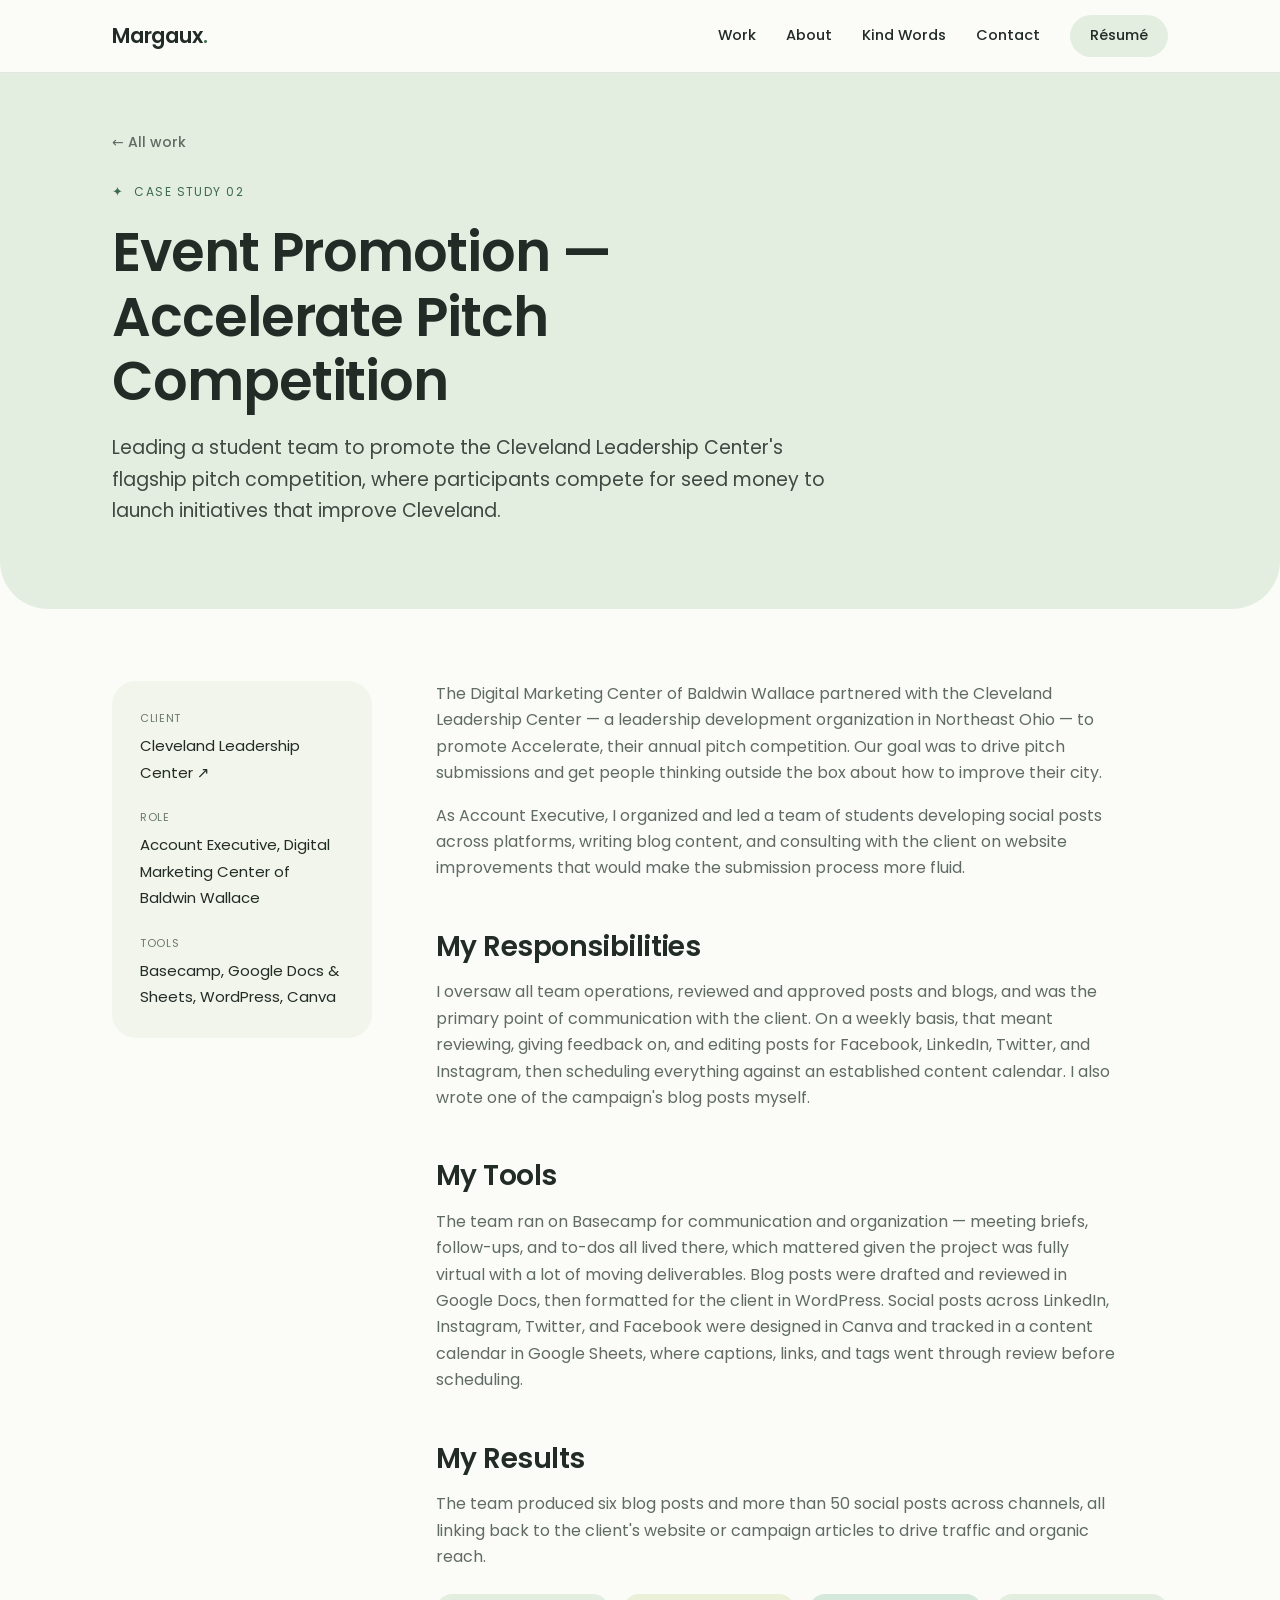
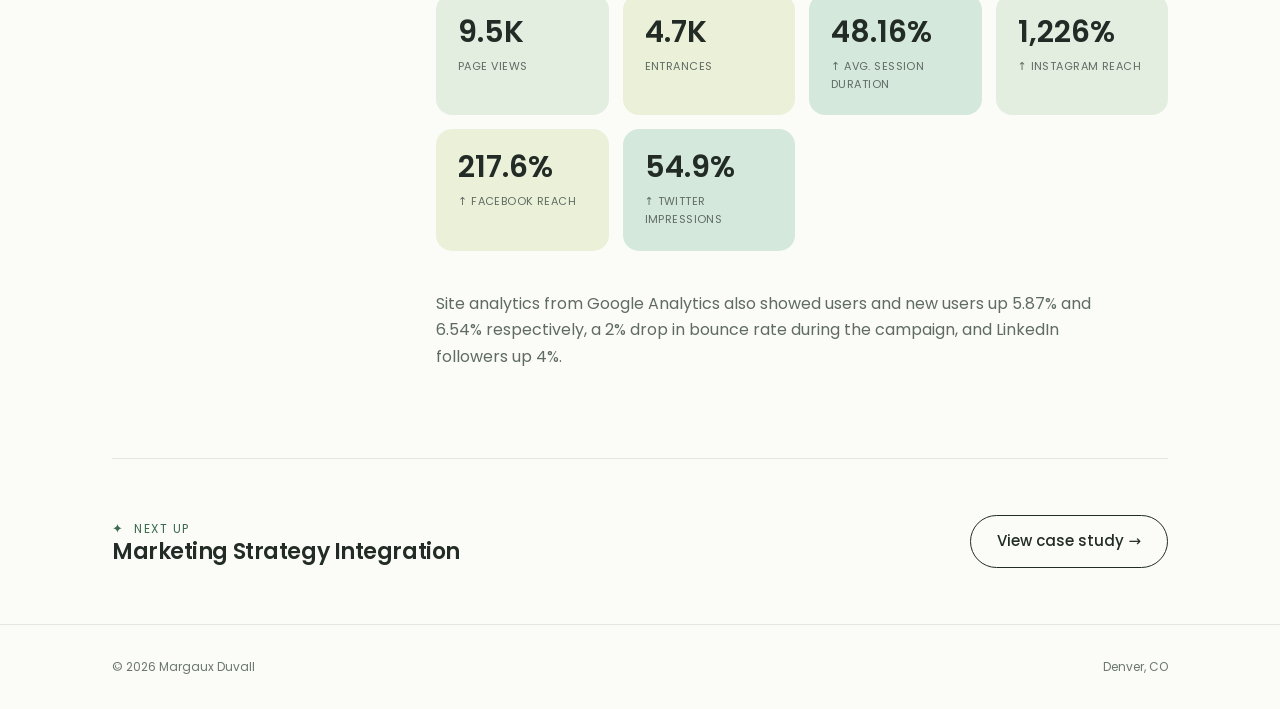
<file: event-promotion.html>
<!DOCTYPE html>
<html lang="en">
<head>
<meta charset="UTF-8">
<meta name="viewport" content="width=device-width, initial-scale=1.0">
<title>Event Promotion — Margaux Duvall</title>
<meta name="description" content="Leading student-team promotion of the Cleveland Leadership Center's Accelerate pitch competition.">
<meta name="theme-color" content="#FBFCF8">
<link rel="icon" href="data:image/svg+xml,%3Csvg xmlns='http://www.w3.org/2000/svg' viewBox='0 0 100 100'%3E%3Crect width='100' height='100' rx='16' fill='%23E3EEE1'/%3E%3Ctext x='50' y='68' font-family='Georgia,serif' font-style='italic' font-size='58' font-weight='bold' fill='%233D6B4E' text-anchor='middle'%3EM%3C/text%3E%3C/svg%3E">
<link rel="preconnect" href="https://fonts.googleapis.com">
<link rel="preconnect" href="https://fonts.gstatic.com" crossorigin>
<link href="https://fonts.googleapis.com/css2?family=Poppins:ital,wght@0,400;0,500;0,600;1,500&display=swap" rel="stylesheet">
<link rel="stylesheet" href="../css/style.css">
</head>
<body>
<div class="scroll-progress"></div>

<nav class="site-nav">
  <div class="wrap">
    <a href="../index.html#top" class="brand">Margaux<span>.</span></a>
    <button class="nav-toggle" aria-label="Toggle menu">
      <span></span><span></span><span></span>
    </button>
    <div class="nav-links">
      <a href="../index.html#work">Work</a>
      <a href="../index.html#about">About</a>
      <a href="../index.html#kind-words">Kind Words</a>
      <a href="../index.html#contact">Contact</a>
      <a href="../assets/Margaux_Duvall_Resume.pdf" class="nav-cta" target="_blank" rel="noopener">Résumé</a>
    </div>
  </div>
</nav>

<header class="cs-hero">
  <div class="wrap">
    <a href="../index.html#work" class="back-link">← All work</a>
    <p class="eyebrow">Case Study 02</p>
    <h1>Event Promotion — Accelerate Pitch Competition</h1>
    <p class="lede">Leading a student team to promote the Cleveland Leadership Center's flagship pitch competition, where participants compete for seed money to launch initiatives that improve Cleveland.</p>
  </div>
</header>

<div class="wrap">
  <div class="cs-body">
    <aside class="cs-sidebar">
      <div class="cs-fact">
        <span class="label">Client</span>
        <span class="value"><a href="https://www.cleveleads.org/" target="_blank" rel="noopener">Cleveland Leadership Center ↗</a></span>
      </div>
      <div class="cs-fact">
        <span class="label">Role</span>
        <span class="value">Account Executive, Digital Marketing Center of Baldwin Wallace</span>
      </div>
      <div class="cs-fact">
        <span class="label">Tools</span>
        <span class="value">Basecamp, Google Docs &amp; Sheets, WordPress, Canva</span>
      </div>
    </aside>

    <div class="cs-content reveal">
      <p>The Digital Marketing Center of Baldwin Wallace partnered with the Cleveland Leadership Center — a leadership development organization in Northeast Ohio — to promote Accelerate, their annual pitch competition. Our goal was to drive pitch submissions and get people thinking outside the box about how to improve their city.</p>
      <p>As Account Executive, I organized and led a team of students developing social posts across platforms, writing blog content, and consulting with the client on website improvements that would make the submission process more fluid.</p>

      <h2>My Responsibilities</h2>
      <p>I oversaw all team operations, reviewed and approved posts and blogs, and was the primary point of communication with the client. On a weekly basis, that meant reviewing, giving feedback on, and editing posts for Facebook, LinkedIn, Twitter, and Instagram, then scheduling everything against an established content calendar. I also wrote one of the campaign's blog posts myself.</p>

      <h2>My Tools</h2>
      <p>The team ran on Basecamp for communication and organization — meeting briefs, follow-ups, and to-dos all lived there, which mattered given the project was fully virtual with a lot of moving deliverables. Blog posts were drafted and reviewed in Google Docs, then formatted for the client in WordPress. Social posts across LinkedIn, Instagram, Twitter, and Facebook were designed in Canva and tracked in a content calendar in Google Sheets, where captions, links, and tags went through review before scheduling.</p>

      <h2>My Results</h2>
      <p>The team produced six blog posts and more than 50 social posts across channels, all linking back to the client's website or campaign articles to drive traffic and organic reach.</p>

      <div class="cs-stats reveal">
        <div class="cs-stat">
          <span class="num" data-count="10.9K">0</span>
          <span class="label">Page views</span>
        </div>
        <div class="cs-stat">
          <span class="num" data-count="5.4K">0</span>
          <span class="label">Entrances</span>
        </div>
        <div class="cs-stat">
          <span class="num" data-count="54.99%">0%</span>
          <span class="label">↑ Avg. session duration</span>
        </div>
        <div class="cs-stat">
          <span class="num" data-count="1,400%">0%</span>
          <span class="label">↑ Instagram reach</span>
        </div>
        <div class="cs-stat">
          <span class="num" data-count="278.2%">0%</span>
          <span class="label">↑ Facebook reach</span>
        </div>
        <div class="cs-stat">
          <span class="num" data-count="70.2%">0%</span>
          <span class="label">↑ Twitter impressions</span>
        </div>
      </div>
      <p>Site analytics from Google Analytics also showed users and new users up 5.87% and 6.54% respectively, a 2% drop in bounce rate during the campaign, and LinkedIn followers up 4%.</p>
    </div>
  </div>
</div>

<div class="wrap">
  <div class="cs-nextup">
    <div>
      <span class="eyebrow" style="margin-bottom:0;">Next up</span>
      <h3 style="font-size:22px;">Marketing Strategy Integration</h3>
    </div>
    <a href="strategy-integration.html" class="btn btn-dark">View case study →</a>
  </div>
</div>

<footer>
  <div class="wrap" style="display:flex; justify-content:space-between; flex-wrap:wrap; gap:12px; width:100%;">
    <span>© 2026 Margaux Duvall</span>
    <span>Denver, CO</span>
  </div>
</footer>

<button class="back-to-top" aria-label="Back to top">↑</button>

<script src="../js/main.js"></script>
</body>
</html>
</file>
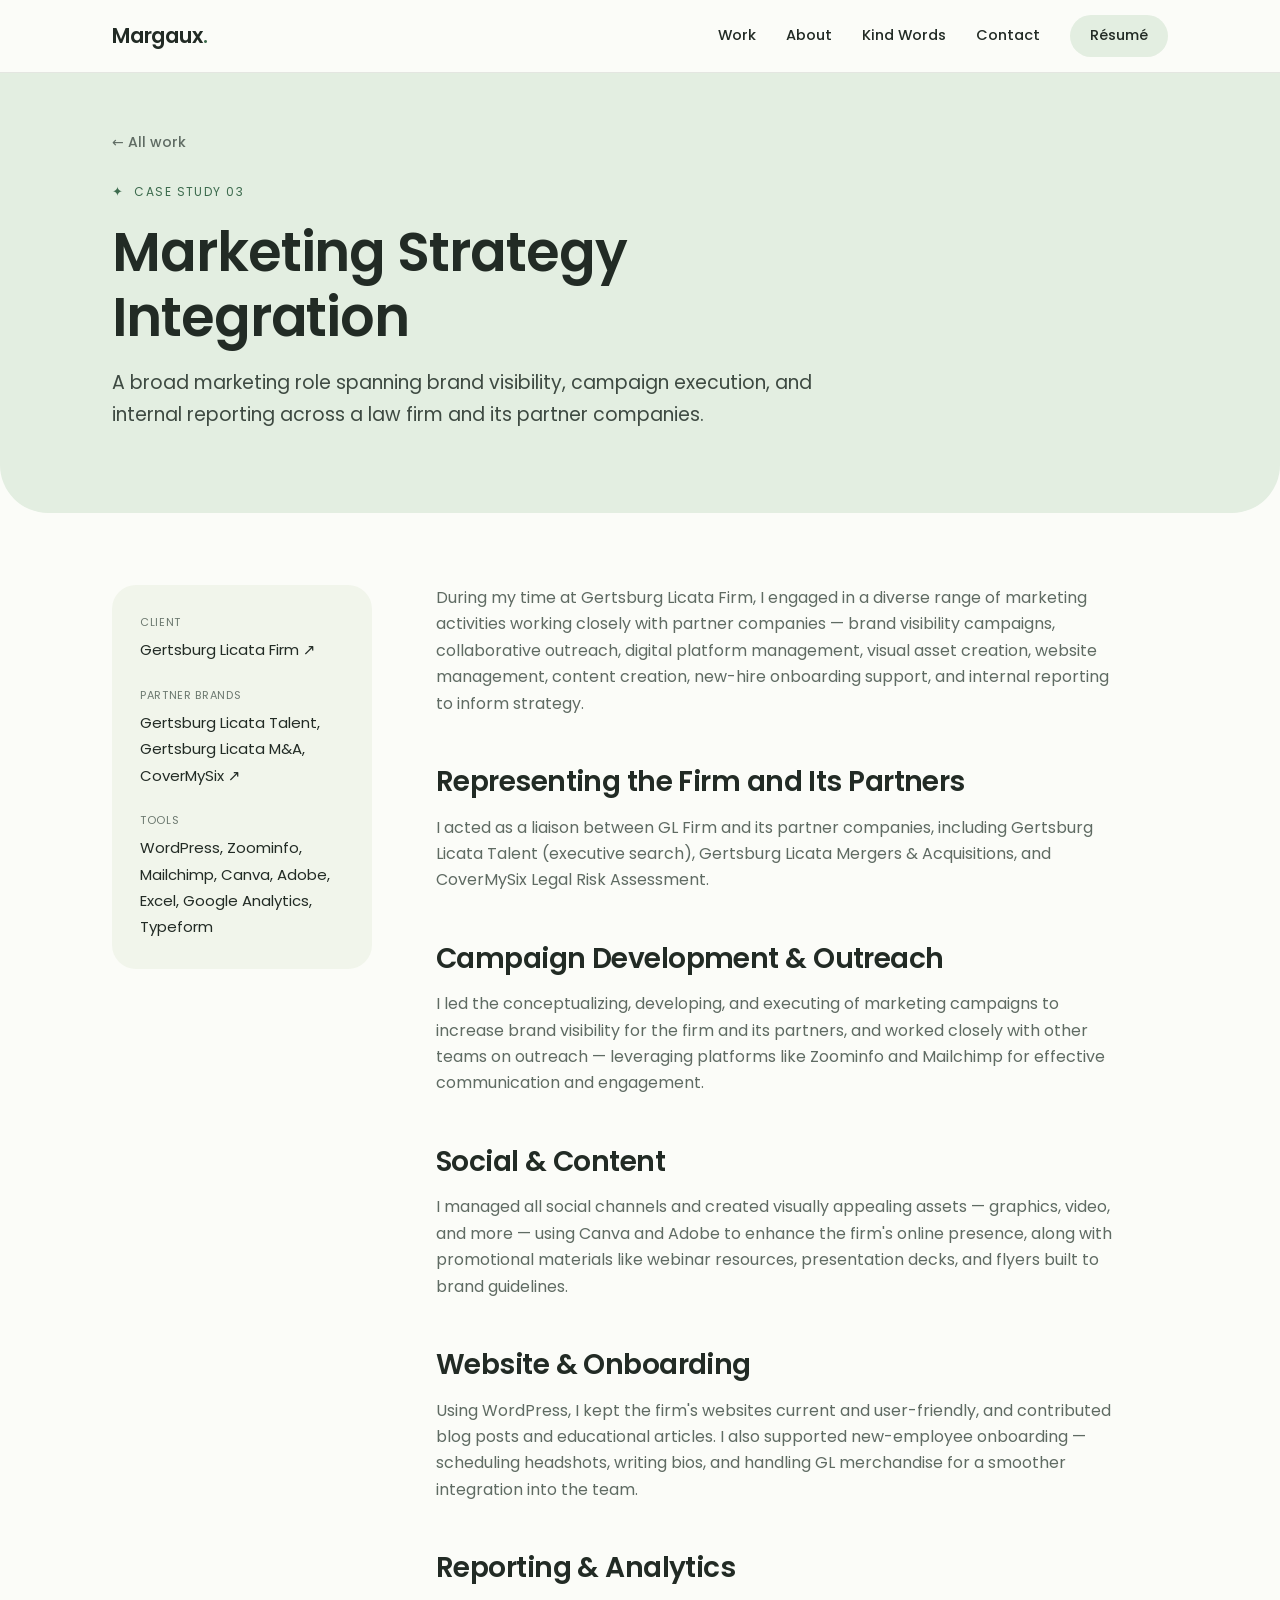
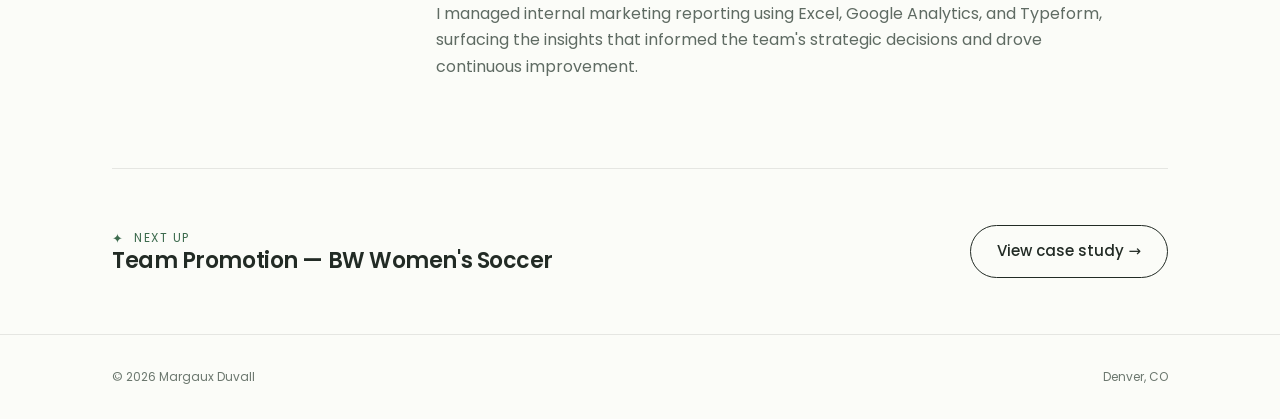
<file: strategy-integration.html>
<!DOCTYPE html>
<html lang="en">
<head>
<meta charset="UTF-8">
<meta name="viewport" content="width=device-width, initial-scale=1.0">
<title>Marketing Strategy Integration — Margaux Duvall</title>
<meta name="description" content="Brand visibility, campaigns, and internal reporting for Gertsburg Licata Firm and its partner companies.">
<meta name="theme-color" content="#FBFCF8">
<link rel="icon" href="data:image/svg+xml,%3Csvg xmlns='http://www.w3.org/2000/svg' viewBox='0 0 100 100'%3E%3Crect width='100' height='100' rx='16' fill='%23E3EEE1'/%3E%3Ctext x='50' y='68' font-family='Georgia,serif' font-style='italic' font-size='58' font-weight='bold' fill='%233D6B4E' text-anchor='middle'%3EM%3C/text%3E%3C/svg%3E">
<link rel="preconnect" href="https://fonts.googleapis.com">
<link rel="preconnect" href="https://fonts.gstatic.com" crossorigin>
<link href="https://fonts.googleapis.com/css2?family=Poppins:ital,wght@0,400;0,500;0,600;1,500&display=swap" rel="stylesheet">
<link rel="stylesheet" href="../css/style.css">
</head>
<body>
<div class="scroll-progress"></div>

<nav class="site-nav">
  <div class="wrap">
    <a href="../index.html#top" class="brand">Margaux<span>.</span></a>
    <button class="nav-toggle" aria-label="Toggle menu">
      <span></span><span></span><span></span>
    </button>
    <div class="nav-links">
      <a href="../index.html#work">Work</a>
      <a href="../index.html#about">About</a>
      <a href="../index.html#kind-words">Kind Words</a>
      <a href="../index.html#contact">Contact</a>
      <a href="../assets/Margaux_Duvall_Resume.pdf" class="nav-cta" target="_blank" rel="noopener">Résumé</a>
    </div>
  </div>
</nav>

<header class="cs-hero">
  <div class="wrap">
    <a href="../index.html#work" class="back-link">← All work</a>
    <p class="eyebrow">Case Study 03</p>
    <h1>Marketing Strategy Integration</h1>
    <p class="lede">A broad marketing role spanning brand visibility, campaign execution, and internal reporting across a law firm and its partner companies.</p>
  </div>
</header>

<div class="wrap">
  <div class="cs-body">
    <aside class="cs-sidebar">
      <div class="cs-fact">
        <span class="label">Client</span>
        <span class="value"><a href="https://www.gertsburglicata.com/" target="_blank" rel="noopener">Gertsburg Licata Firm ↗</a></span>
      </div>
      <div class="cs-fact">
        <span class="label">Partner brands</span>
        <span class="value">Gertsburg Licata Talent, Gertsburg Licata M&amp;A, <a href="https://covermysix.com/" target="_blank" rel="noopener">CoverMySix ↗</a></span>
      </div>
      <div class="cs-fact">
        <span class="label">Tools</span>
        <span class="value">WordPress, Zoominfo, Mailchimp, Canva, Adobe, Excel, Google Analytics, Typeform</span>
      </div>
    </aside>

    <div class="cs-content reveal">
      <p>During my time at Gertsburg Licata Firm, I engaged in a diverse range of marketing activities working closely with partner companies — brand visibility campaigns, collaborative outreach, digital platform management, visual asset creation, website management, content creation, new-hire onboarding support, and internal reporting to inform strategy.</p>

      <h2>Representing the Firm and Its Partners</h2>
      <p>I acted as a liaison between GL Firm and its partner companies, including Gertsburg Licata Talent (executive search), Gertsburg Licata Mergers &amp; Acquisitions, and CoverMySix Legal Risk Assessment.</p>

      <h2>Campaign Development &amp; Outreach</h2>
      <p>I led the conceptualizing, developing, and executing of marketing campaigns to increase brand visibility for the firm and its partners, and worked closely with other teams on outreach — leveraging platforms like Zoominfo and Mailchimp for effective communication and engagement.</p>

      <h2>Social &amp; Content</h2>
      <p>I managed all social channels and created visually appealing assets — graphics, video, and more — using Canva and Adobe to enhance the firm's online presence, along with promotional materials like webinar resources, presentation decks, and flyers built to brand guidelines.</p>

      <h2>Website &amp; Onboarding</h2>
      <p>Using WordPress, I kept the firm's websites current and user-friendly, and contributed blog posts and educational articles. I also supported new-employee onboarding — scheduling headshots, writing bios, and handling GL merchandise for a smoother integration into the team.</p>

      <h2>Reporting &amp; Analytics</h2>
      <p>I managed internal marketing reporting using Excel, Google Analytics, and Typeform, surfacing the insights that informed the team's strategic decisions and drove continuous improvement.</p>
    </div>
  </div>
</div>

<div class="wrap">
  <div class="cs-nextup">
    <div>
      <span class="eyebrow" style="margin-bottom:0;">Next up</span>
      <h3 style="font-size:22px;">Team Promotion — BW Women's Soccer</h3>
    </div>
    <a href="team-promotion.html" class="btn btn-dark">View case study →</a>
  </div>
</div>

<footer>
  <div class="wrap" style="display:flex; justify-content:space-between; flex-wrap:wrap; gap:12px; width:100%;">
    <span>© 2026 Margaux Duvall</span>
    <span>Denver, CO</span>
  </div>
</footer>

<button class="back-to-top" aria-label="Back to top">↑</button>

<script src="../js/main.js"></script>
</body>
</html>
</file>
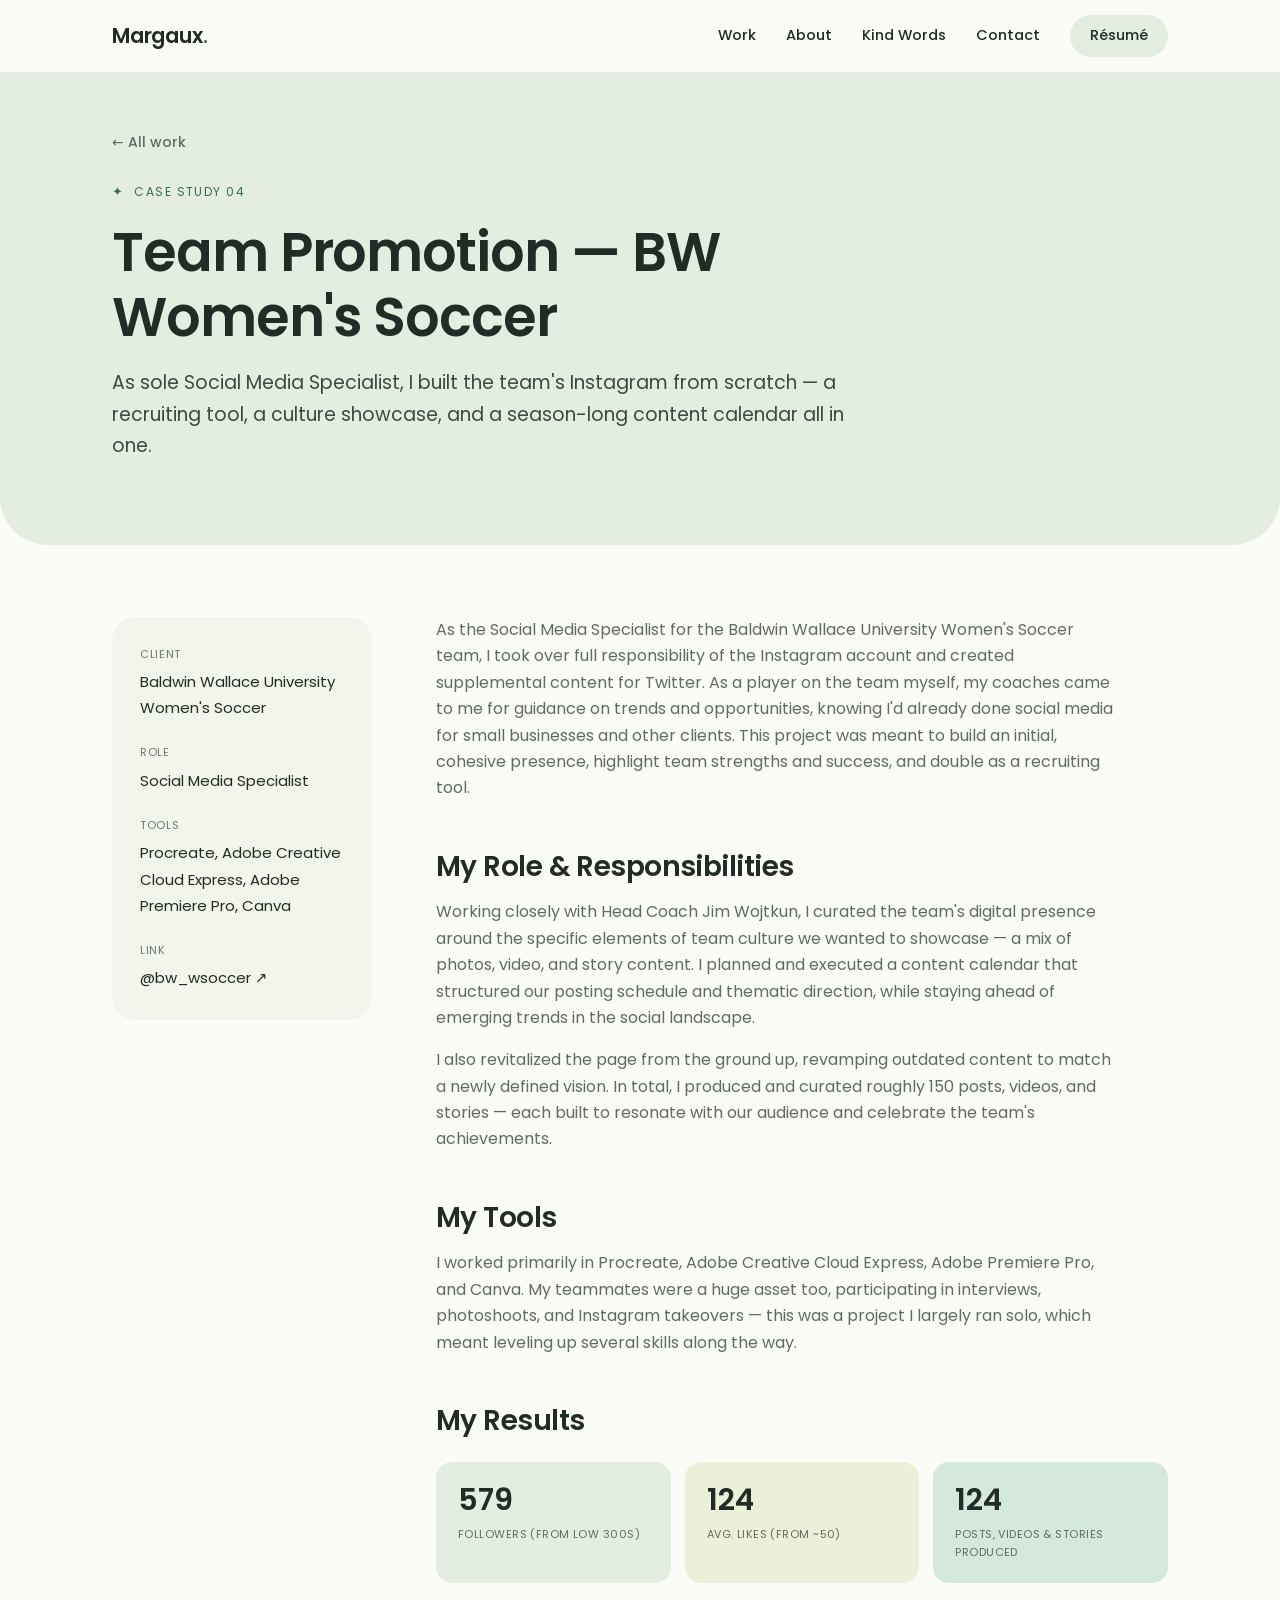
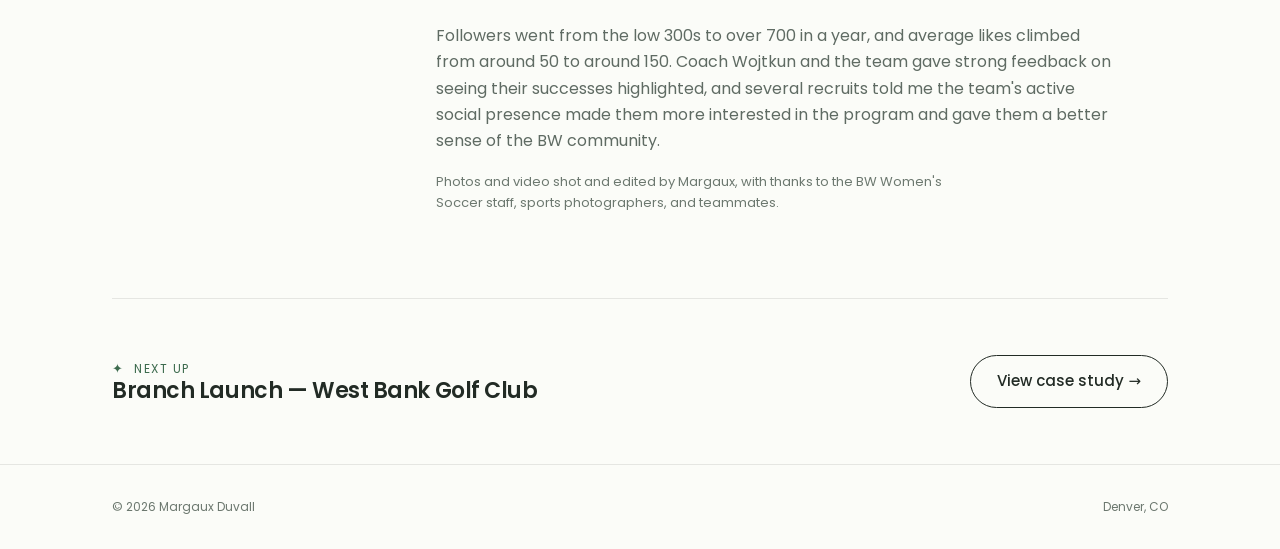
<file: team-promotion.html>
<!DOCTYPE html>
<html lang="en">
<head>
<meta charset="UTF-8">
<meta name="viewport" content="width=device-width, initial-scale=1.0">
<title>Team Promotion — Margaux Duvall</title>
<meta name="description" content="Sole social media specialist for Baldwin Wallace University Women's Soccer.">
<meta name="theme-color" content="#FBFCF8">
<link rel="icon" href="data:image/svg+xml,%3Csvg xmlns='http://www.w3.org/2000/svg' viewBox='0 0 100 100'%3E%3Crect width='100' height='100' rx='16' fill='%23E3EEE1'/%3E%3Ctext x='50' y='68' font-family='Georgia,serif' font-style='italic' font-size='58' font-weight='bold' fill='%233D6B4E' text-anchor='middle'%3EM%3C/text%3E%3C/svg%3E">
<link rel="preconnect" href="https://fonts.googleapis.com">
<link rel="preconnect" href="https://fonts.gstatic.com" crossorigin>
<link href="https://fonts.googleapis.com/css2?family=Poppins:ital,wght@0,400;0,500;0,600;1,500&display=swap" rel="stylesheet">
<link rel="stylesheet" href="../css/style.css">
</head>
<body>
<div class="scroll-progress"></div>

<nav class="site-nav">
  <div class="wrap">
    <a href="../index.html#top" class="brand">Margaux<span>.</span></a>
    <button class="nav-toggle" aria-label="Toggle menu">
      <span></span><span></span><span></span>
    </button>
    <div class="nav-links">
      <a href="../index.html#work">Work</a>
      <a href="../index.html#about">About</a>
      <a href="../index.html#kind-words">Kind Words</a>
      <a href="../index.html#contact">Contact</a>
      <a href="../assets/Margaux_Duvall_Resume.pdf" class="nav-cta" target="_blank" rel="noopener">Résumé</a>
    </div>
  </div>
</nav>

<header class="cs-hero">
  <div class="wrap">
    <a href="../index.html#work" class="back-link">← All work</a>
    <p class="eyebrow">Case Study 04</p>
    <h1>Team Promotion — BW Women's Soccer</h1>
    <p class="lede">As sole Social Media Specialist, I built the team's Instagram from scratch — a recruiting tool, a culture showcase, and a season-long content calendar all in one.</p>
  </div>
</header>

<div class="wrap">
  <div class="cs-body">
    <aside class="cs-sidebar">
      <div class="cs-fact">
        <span class="label">Client</span>
        <span class="value">Baldwin Wallace University Women's Soccer</span>
      </div>
      <div class="cs-fact">
        <span class="label">Role</span>
        <span class="value">Social Media Specialist</span>
      </div>
      <div class="cs-fact">
        <span class="label">Tools</span>
        <span class="value">Procreate, Adobe Creative Cloud Express, Adobe Premiere Pro, Canva</span>
      </div>
      <div class="cs-fact">
        <span class="label">Link</span>
        <span class="value"><a href="https://www.instagram.com/bw_wsoccer/" target="_blank" rel="noopener">@bw_wsoccer ↗</a></span>
      </div>
    </aside>

    <div class="cs-content reveal">
      <p>As the Social Media Specialist for the Baldwin Wallace University Women's Soccer team, I took over full responsibility of the Instagram account and created supplemental content for Twitter. As a player on the team myself, my coaches came to me for guidance on trends and opportunities, knowing I'd already done social media for small businesses and other clients. This project was meant to build an initial, cohesive presence, highlight team strengths and success, and double as a recruiting tool.</p>

      <h2>My Role &amp; Responsibilities</h2>
      <p>Working closely with Head Coach Jim Wojtkun, I curated the team's digital presence around the specific elements of team culture we wanted to showcase — a mix of photos, video, and story content. I planned and executed a content calendar that structured our posting schedule and thematic direction, while staying ahead of emerging trends in the social landscape.</p>
      <p>I also revitalized the page from the ground up, revamping outdated content to match a newly defined vision. In total, I produced and curated roughly 150 posts, videos, and stories — each built to resonate with our audience and celebrate the team's achievements.</p>

      <h2>My Tools</h2>
      <p>I worked primarily in Procreate, Adobe Creative Cloud Express, Adobe Premiere Pro, and Canva. My teammates were a huge asset too, participating in interviews, photoshoots, and Instagram takeovers — this was a project I largely ran solo, which meant leveling up several skills along the way.</p>

      <h2>My Results</h2>
      <div class="cs-stats reveal">
        <div class="cs-stat">
          <span class="num" data-count="700">0+</span>
          <span class="label">Followers (from low 300s)</span>
        </div>
        <div class="cs-stat">
          <span class="num" data-count="150">0</span>
          <span class="label">Avg. likes (from ~50)</span>
        </div>
        <div class="cs-stat">
          <span class="num" data-count="150">0+</span>
          <span class="label">Posts, videos &amp; stories produced</span>
        </div>
      </div>
      <p>Followers went from the low 300s to over 700 in a year, and average likes climbed from around 50 to around 150. Coach Wojtkun and the team gave strong feedback on seeing their successes highlighted, and several recruits told me the team's active social presence made them more interested in the program and gave them a better sense of the BW community.</p>
      <p style="font-size:13px; color:var(--slate-soft);">Photos and video shot and edited by Margaux, with thanks to the BW Women's Soccer staff, sports photographers, and teammates.</p>
    </div>
  </div>
</div>

<div class="wrap">
  <div class="cs-nextup">
    <div>
      <span class="eyebrow" style="margin-bottom:0;">Next up</span>
      <h3 style="font-size:22px;">Branch Launch — West Bank Golf Club</h3>
    </div>
    <a href="branch-launch.html" class="btn btn-dark">View case study →</a>
  </div>
</div>

<footer>
  <div class="wrap" style="display:flex; justify-content:space-between; flex-wrap:wrap; gap:12px; width:100%;">
    <span>© 2026 Margaux Duvall</span>
    <span>Denver, CO</span>
  </div>
</footer>

<button class="back-to-top" aria-label="Back to top">↑</button>

<script src="../js/main.js"></script>
</body>
</html>
</file>
<file: css/style.css>
/* ============================================================
   Margaux Duvall — Portfolio
   Design system: "Soft & Minimal"
   Fresh paper, soft sage and mint tints, rounded shapes, Poppins. (Variable names --blush/--lilac/--sage are now green tints.)
   ============================================================ */

:root {
  --ink: #222B25;
  --ink-soft: #3E4A42;
  --paper: #FBFCF8;
  --paper-dim: #F1F5EB;
  --blush: #E3EEE1;
  --blush-deep: #BFD8C4;
  --lilac: #EBF0D9;
  --sage: #D5E8DC;
  --signal: #3D6B4E;
  --signal-dark: #2C5039;
  --gold: #8AA86B;
  --slate: #5F6B63;
  --slate-soft: #6C786F;
  --line: rgba(34, 43, 37, 0.10);
  --line-dark: rgba(34, 43, 37, 0.14);
  --font-display: 'Poppins', system-ui, sans-serif;
  --font-body: 'Poppins', system-ui, sans-serif;
  --font-mono: 'Poppins', system-ui, sans-serif;
  --max: 1120px;
  --radius: 24px;
  --radius-sm: 16px;
}

* { box-sizing: border-box; }
html { scroll-behavior: smooth; }

body {
  margin: 0;
  background: var(--paper);
  color: var(--ink);
  font-family: var(--font-body);
  font-size: 16px;
  line-height: 1.65;
  -webkit-font-smoothing: antialiased;
}

img { max-width: 100%; display: block; }
a { color: inherit; text-decoration: none; }

.wrap {
  max-width: var(--max);
  margin: 0 auto;
  padding: 0 32px;
}

h1, h2, h3, h4 {
  font-family: var(--font-display);
  font-weight: 600;
  line-height: 1.2;
  margin: 0;
  letter-spacing: -0.02em;
}

.eyebrow {
  font-family: var(--font-mono);
  font-size: 12px;
  letter-spacing: 0.12em;
  text-transform: uppercase;
  color: var(--signal);
  display: flex;
  align-items: center;
  gap: 10px;
  margin: 0 0 18px;
}
.eyebrow::before {
  content: "✦";
  font-size: 13px;
  line-height: 1;
}

p { margin: 0 0 1em; color: var(--ink); }
.lede { font-size: 19px; color: var(--slate); max-width: 62ch; }

/* ---------- Nav ---------- */
.site-nav {
  position: sticky;
  top: 0;
  z-index: 100;
  background: rgba(251, 252, 248, 0.9);
  backdrop-filter: blur(12px);
  border-bottom: 1px solid var(--line);
}
.site-nav .wrap {
  display: flex;
  align-items: center;
  justify-content: space-between;
  height: 72px;
}
.brand {
  font-family: var(--font-display);
  font-weight: 600;
  font-size: 21px;
  letter-spacing: -0.01em;
}
.brand span { color: var(--signal); }

.nav-links {
  display: flex;
  align-items: center;
  gap: 30px;
  font-family: var(--font-body);
  font-size: 14.5px;
  font-weight: 500;
}
.nav-links a { position: relative; padding: 4px 0; }
.nav-links a:hover { color: var(--signal); }
.nav-cta {
  background: var(--blush);
  padding: 9px 20px !important;
  border-radius: 999px;
  color: var(--ink);
}
.nav-cta:hover { background: var(--signal); color: #fff !important; }

.nav-toggle {
  display: none;
  background: none;
  border: none;
  cursor: pointer;
  width: 32px; height: 32px;
  flex-direction: column;
  justify-content: center;
  gap: 5px;
}
.nav-toggle span { display: block; height: 2px; border-radius: 2px; background: var(--ink); }

@media (max-width: 780px) {
  .nav-toggle { display: flex; }
  .nav-links {
    position: absolute;
    top: 72px; left: 0; right: 0;
    background: var(--paper);
    border-bottom: 1px solid var(--line);
    flex-direction: column;
    align-items: flex-start;
    gap: 0;
    max-height: 0;
    overflow: hidden;
    transition: max-height 0.3s ease;
  }
  .nav-links.open { max-height: 400px; }
  .nav-links a { width: 100%; padding: 16px 32px; border-bottom: 1px solid var(--line); }
  .nav-cta { background: none; border-radius: 0; }
}

/* ---------- Hero ---------- */
.hero {
  background: var(--paper);
  color: var(--ink);
  padding: 80px 0 0;
  overflow: hidden;
}
.hero .wrap { position: relative; }
.hero > .wrap::after {
  content: "";
  position: absolute;
  right: -60px;
  top: -40px;
  width: 440px;
  height: 440px;
  border-radius: 50%;
  background: var(--blush);
  z-index: 0;
}
.hero-grid {
  position: relative;
  z-index: 1;
  display: grid;
  grid-template-columns: 1.3fr 1fr;
  gap: 56px;
  align-items: center;
  padding-bottom: 56px;
}
.hero h1 {
  font-size: clamp(38px, 5vw, 64px);
  color: var(--ink);
  font-weight: 600;
}
.hero-role {
  font-family: var(--font-mono);
  color: var(--signal);
  font-size: 14px;
  letter-spacing: 0.1em;
  text-transform: uppercase;
  margin: 16px 0 22px;
}
.hero-lede {
  color: var(--slate);
  font-size: 18.5px;
  max-width: 50ch;
}
.hero-actions {
  display: flex;
  gap: 12px;
  margin-top: 32px;
  flex-wrap: wrap;
}
.btn {
  font-family: var(--font-body);
  font-size: 15px;
  font-weight: 500;
  padding: 13px 26px;
  border-radius: 999px;
  display: inline-flex;
  align-items: center;
  gap: 8px;
  border: 1.5px solid transparent;
  transition: background 0.2s ease, color 0.2s ease, border-color 0.2s ease, transform 0.2s ease;
}
.btn:hover { transform: translateY(-1px); }
.btn-primary { background: var(--signal); color: #fff; }
.btn-primary:hover { background: var(--signal-dark); }
.btn-ghost { border-color: var(--ink); color: var(--ink); }
.btn-ghost:hover { background: var(--ink); color: var(--paper); }
.btn-dark { border-color: var(--ink); color: var(--ink); }
.btn-dark:hover { background: var(--ink); color: var(--paper); }

.hero-photo {
  position: relative;
  border-radius: 999px 999px 32px 32px;
  overflow: hidden;
  aspect-ratio: 4/5;
  background: var(--blush-deep);
  box-shadow: 0 0 0 8px var(--paper), 0 30px 50px -24px rgba(34, 43, 37, 0.35);
}
.hero-photo img { width: 100%; height: 100%; object-fit: cover; object-position: center 38%; }

/* ---------- Highlights (stat cards) ---------- */
.scoreboard {
  background: var(--paper);
  padding: 8px 0 72px;
  position: relative;
  z-index: 1;
}
.scoreboard-grid {
  display: grid;
  grid-template-columns: repeat(4, 1fr);
  gap: 16px;
}
.stat {
  padding: 26px 24px;
  border-radius: var(--radius);
  text-align: left;
  background: var(--blush);
}
.stat:nth-child(2) { background: var(--lilac); }
.stat:nth-child(3) { background: var(--sage); }
.stat:nth-child(4) { background: var(--paper-dim); }
.stat-num {
  font-family: var(--font-display);
  font-weight: 600;
  font-size: clamp(28px, 3.2vw, 40px);
  color: var(--ink);
  display: block;
  line-height: 1.1;
}
.stat-label {
  font-family: var(--font-mono);
  font-size: 11.5px;
  letter-spacing: 0.04em;
  text-transform: uppercase;
  color: var(--slate);
  margin-top: 8px;
  display: block;
}
@media (max-width: 780px) {
  .scoreboard-grid { grid-template-columns: repeat(2, 1fr); }
}

/* ---------- Section shell ---------- */
section { padding: 96px 0; }
.section-tight { padding: 72px 0; }
.section-head {
  display: flex;
  justify-content: space-between;
  align-items: flex-end;
  gap: 24px;
  margin-bottom: 48px;
  flex-wrap: wrap;
}
.section-head h2 { font-size: clamp(30px, 4vw, 44px); }

.on-ink {
  background: var(--paper-dim);
  color: var(--ink);
}
.on-ink p { color: var(--slate); }
.on-ink .eyebrow { color: var(--signal); }

/* ---------- About ---------- */
.about-grid {
  display: grid;
  grid-template-columns: 1fr 1fr;
  gap: 64px;
}
.skill-list { list-style: none; margin: 0; padding: 0; }
.skill-list li {
  padding: 14px 8px;
  border-bottom: 1px solid var(--line);
  display: flex;
  justify-content: space-between;
  gap: 16px;
  font-size: 15px;
  border-radius: 10px;
}
.skill-list li span:first-child { color: var(--ink); }
.skill-list li span:last-child {
  font-family: var(--font-mono);
  font-size: 11px;
  color: var(--slate-soft);
  text-transform: uppercase;
  letter-spacing: 0.05em;
  flex-shrink: 0;
}
.cert-list { list-style: none; margin: 0 0 32px; padding: 0; }
.cert-list li {
  font-size: 14.5px;
  padding-left: 24px;
  position: relative;
  margin-bottom: 10px;
  color: var(--slate);
}
.cert-list li::before {
  content: "✦";
  position: absolute; left: 0; top: 0;
  font-size: 12px;
  color: var(--signal);
}
.press-row { display: flex; gap: 12px; flex-wrap: wrap; margin-top: 8px; }
.press-row a {
  font-size: 13.5px;
  font-weight: 500;
  color: var(--ink);
  background: var(--blush);
  padding: 8px 16px;
  border-radius: 999px;
  transition: background 0.2s ease, color 0.2s ease;
}
.press-row a:hover { background: var(--signal); color: #fff; }

/* ---------- Timeline ---------- */
.timeline { border-left: 2px dashed var(--blush-deep); margin-left: 6px; }
.timeline-item { padding: 0 0 40px 30px; position: relative; }
.timeline-item:last-child { padding-bottom: 0; }
.timeline-item::before {
  content: "";
  position: absolute; left: -9px; top: 5px;
  width: 16px; height: 16px;
  border-radius: 50%;
  background: var(--blush);
  border: 3px solid var(--signal);
}
.timeline-date {
  font-family: var(--font-mono);
  font-size: 12px;
  color: var(--signal);
  text-transform: uppercase;
  letter-spacing: 0.06em;
  margin-bottom: 6px;
  display: block;
}
.timeline-item h4 { font-size: 20px; margin-bottom: 8px; }
.timeline-item p { color: var(--slate); font-size: 15px; margin-bottom: 0; }

/* ---------- Work grid ---------- */
.work-grid {
  display: grid;
  grid-template-columns: repeat(2, 1fr);
  gap: 20px;
}
.work-card {
  background: var(--blush);
  border-radius: var(--radius);
  padding: 36px;
  display: flex;
  flex-direction: column;
  min-height: 280px;
  position: relative;
  color: var(--ink);
}
.work-card:nth-child(2) { background: var(--lilac); }
.work-card:nth-child(3) { background: var(--sage); }
.work-card:nth-child(4) { background: var(--blush); }
.work-card:nth-child(5) { background: var(--lilac); }
@media (min-width: 781px) {
  .work-card:nth-child(5) { grid-column: 1 / -1; min-height: 220px; }
  .work-card:nth-child(5) h3 { max-width: 40ch; }
}
.work-num {
  font-family: var(--font-mono);
  font-size: 12px;
  color: var(--slate);
}
.work-card h3 {
  font-size: 26px;
  margin: 16px 0 12px;
  max-width: 22ch;
}
.work-card p { color: var(--ink-soft); font-size: 15px; flex-grow: 1; }
.work-meta {
  font-family: var(--font-mono);
  font-size: 11.5px;
  text-transform: uppercase;
  letter-spacing: 0.04em;
  color: var(--slate);
  display: flex;
  justify-content: space-between;
  align-items: center;
  margin-top: 20px;
  padding-top: 16px;
  border-top: 1px solid var(--line-dark);
}
.work-meta .arrow {
  color: var(--ink);
  font-size: 16px;
  background: var(--paper);
  width: 32px; height: 32px;
  border-radius: 50%;
  display: inline-flex;
  align-items: center;
  justify-content: center;
  transition: transform 0.2s ease, background 0.2s ease, color 0.2s ease;
}
.work-card:hover .arrow { transform: translateX(4px); background: var(--signal); color: #fff; }

@media (max-width: 780px) {
  .work-grid { grid-template-columns: 1fr; }
  .about-grid { grid-template-columns: 1fr; gap: 48px; }
  .hero-grid { grid-template-columns: 1fr; }
  .hero-photo { max-width: 280px; }
  .hero > .wrap::after { width: 260px; height: 260px; right: -80px; top: 40px; }
}

/* ---------- Testimonial ---------- */
.testimonial {
  background: var(--lilac);
  color: var(--ink);
  padding: 88px 0;
}
.testimonial .eyebrow { color: var(--signal); }
.testimonial blockquote {
  font-family: var(--font-display);
  font-size: clamp(22px, 3vw, 32px);
  font-weight: 500;
  font-style: italic;
  line-height: 1.4;
  max-width: 46ch;
  margin: 0 0 32px;
  color: var(--ink);
}
.testimonial-author { font-family: var(--font-body); font-size: 14px; }
.testimonial-author strong { color: var(--ink); display: block; margin-bottom: 2px; font-family: var(--font-body); font-size: 16px; font-weight: 600; }
.testimonial-author span { color: var(--slate); }

/* ---------- Contact ---------- */
.contact-grid {
  display: grid;
  grid-template-columns: 1.2fr 1fr;
  gap: 48px;
  align-items: start;
}
.contact-list { list-style: none; margin: 24px 0 0; padding: 0; }
.contact-list li {
  padding: 18px 0;
  border-top: 1px solid var(--line-dark);
  display: flex;
  justify-content: space-between;
  align-items: center;
  gap: 16px;
}
.contact-list li:last-child { border-bottom: 1px solid var(--line-dark); }
.contact-list .label {
  font-family: var(--font-mono);
  font-size: 11px;
  text-transform: uppercase;
  letter-spacing: 0.06em;
  color: var(--slate-soft);
}
.contact-list .value { font-size: 16px; }
.contact-list a.value:hover { color: var(--signal); }
.contact-list .value { overflow-wrap: anywhere; text-align: right; }
@media (max-width: 780px) {
  .contact-grid { grid-template-columns: 1fr; gap: 24px; }
  .contact-list { margin-top: 0; }
}

/* ---------- Footer ---------- */
footer {
  border-top: 1px solid var(--line);
  padding: 32px 0;
  font-family: var(--font-mono);
  font-size: 12px;
  color: var(--slate-soft);
  display: flex;
  justify-content: space-between;
  flex-wrap: wrap;
  gap: 12px;
}

/* ============================================================
   Case study pages
   ============================================================ */
.cs-hero {
  background: var(--blush);
  color: var(--ink);
  padding: 56px 0 64px;
  border-radius: 0 0 48px 48px;
}
.cs-hero .back-link {
  font-family: var(--font-body);
  font-size: 14px;
  font-weight: 500;
  color: var(--slate);
  display: inline-flex;
  align-items: center;
  gap: 8px;
  margin-bottom: 28px;
}
.cs-hero .back-link:hover { color: var(--signal); }
.cs-hero h1 { font-size: clamp(32px, 5vw, 54px); color: var(--ink); max-width: 20ch; }
.cs-hero .lede { color: var(--ink-soft); margin-top: 18px; }

.cs-body {
  display: grid;
  grid-template-columns: 260px 1fr;
  gap: 64px;
  padding: 72px 0;
}
.cs-sidebar {
  position: sticky;
  top: 96px;
  align-self: start;
  background: var(--paper-dim);
  border-radius: var(--radius);
  padding: 28px;
}
.cs-fact { margin-bottom: 22px; }
.cs-fact:last-child { margin-bottom: 0; }
.cs-fact .label {
  font-family: var(--font-mono);
  font-size: 11px;
  text-transform: uppercase;
  letter-spacing: 0.06em;
  color: var(--slate-soft);
  display: block;
  margin-bottom: 6px;
}
.cs-fact .value { font-size: 15px; }
.cs-fact a.value:hover, .cs-fact a:hover { color: var(--signal); }

.cs-content h2 {
  font-size: 28px;
  margin: 48px 0 16px;
}
.cs-content h2:first-child { margin-top: 0; }
.cs-content p { color: var(--slate); font-size: 16px; max-width: 68ch; }
.cs-content ul { color: var(--slate); padding-left: 20px; max-width: 68ch; }
.cs-content li { margin-bottom: 8px; }

.cs-stats {
  display: grid;
  grid-template-columns: repeat(auto-fit, minmax(160px, 1fr));
  gap: 14px;
  margin: 24px 0 40px;
}
.cs-stat { background: var(--blush); padding: 22px; border-radius: var(--radius-sm); }
.cs-stat:nth-child(3n+2) { background: var(--lilac); }
.cs-stat:nth-child(3n+3) { background: var(--sage); }
.cs-stat .num { font-family: var(--font-display); font-weight: 600; font-size: 30px; color: var(--ink); display: block; line-height: 1.1; }
.cs-stat .label { font-family: var(--font-mono); font-size: 11px; text-transform: uppercase; letter-spacing: 0.04em; color: var(--slate); margin-top: 8px; display: block; }

.cs-gallery {
  display: grid;
  grid-template-columns: 1fr 1fr;
  gap: 16px;
  margin: 24px 0 40px;
}
.cs-gallery img { border-radius: var(--radius-sm); width: 100%; height: 260px; object-fit: cover; background: var(--paper-dim); }
.cs-gallery.single { grid-template-columns: 1fr; }
.cs-gallery.single img { height: auto; max-height: 420px; }

.cs-links { display: flex; gap: 12px; flex-wrap: wrap; margin: 12px 0 40px; }

.cs-nextup {
  border-top: 1px solid var(--line);
  padding: 56px 0;
  display: flex;
  justify-content: space-between;
  align-items: center;
  flex-wrap: wrap;
  gap: 20px;
}
.cs-nextup .eyebrow { margin-bottom: 8px; }

@media (max-width: 900px) {
  .cs-body { grid-template-columns: 1fr; gap: 32px; }
  .cs-sidebar { position: static; display: flex; flex-wrap: wrap; gap: 24px 48px; }
  .cs-gallery { grid-template-columns: 1fr; }
}

/* ---------- Reduced motion ---------- */
@media (prefers-reduced-motion: reduce) {
  html { scroll-behavior: auto; }
  * { transition: none !important; animation: none !important; }
}

/* ---------- Focus visibility ---------- */
a:focus-visible, button:focus-visible {
  outline: 2px solid var(--signal);
  outline-offset: 3px;
}

/* ============================================================
   Interactive layer
   ============================================================ */

/* Scroll progress bar */
.scroll-progress {
  position: fixed;
  top: 0; left: 0;
  height: 3px;
  width: 0%;
  background: linear-gradient(90deg, var(--blush-deep), var(--signal));
  z-index: 200;
  transition: width 0.08s linear;
  border-radius: 0 3px 3px 0;
}

/* Nav gains a subtle lift once the page scrolls */
.site-nav.is-scrolled {
  box-shadow: 0 8px 24px -16px rgba(34,43,37,0.25);
}
.nav-links a { transition: color 0.2s ease, background 0.2s ease; }
.nav-links a.active { color: var(--signal); }
.nav-links a.active:not(.nav-cta)::after {
  content: "";
  position: absolute;
  left: 50%;
  bottom: -6px;
  width: 5px; height: 5px;
  margin-left: -2.5px;
  border-radius: 50%;
  background: var(--signal);
}
@media (max-width: 780px) {
  .nav-links a.active::after { display: none; }
  .nav-links a.active { background: var(--blush); }
}

/* Scroll-reveal */
.reveal {
  opacity: 0;
  transform: translateY(28px);
  transition: opacity 0.7s cubic-bezier(0.16, 1, 0.3, 1), transform 0.7s cubic-bezier(0.16, 1, 0.3, 1);
  will-change: opacity, transform;
}
.reveal.is-visible {
  opacity: 1;
  transform: translateY(0);
}
@media (prefers-reduced-motion: reduce) {
  .reveal { opacity: 1; transform: none; transition: none; }
}

/* Work cards: cursor-follow preview */
.work-card { cursor: pointer; }
.cursor-preview {
  position: fixed;
  top: 0; left: 0;
  width: 220px;
  height: 150px;
  border-radius: 20px;
  overflow: hidden;
  pointer-events: none;
  z-index: 300;
  opacity: 0;
  transform: translate(-50%, -50%) scale(0.92);
  transition: opacity 0.25s ease, transform 0.25s ease;
  box-shadow: 0 20px 40px -14px rgba(34,43,37,0.35);
  border: 4px solid var(--paper);
}
.cursor-preview.is-active { opacity: 1; transform: translate(-50%, -50%) scale(1); }
.cursor-preview img { width: 100%; height: 100%; object-fit: cover; }
@media (hover: none), (max-width: 900px) {
  .cursor-preview { display: none; }
}

/* Hero photo tilt */
.hero-photo {
  transition: transform 0.15s ease-out;
  transform-style: preserve-3d;
}

/* Back to top */
.back-to-top {
  position: fixed;
  right: 24px;
  bottom: 24px;
  width: 46px;
  height: 46px;
  border-radius: 50%;
  background: var(--signal);
  color: #fff;
  border: none;
  display: flex;
  align-items: center;
  justify-content: center;
  font-family: var(--font-body);
  font-size: 18px;
  cursor: pointer;
  opacity: 0;
  pointer-events: none;
  transform: translateY(12px);
  transition: opacity 0.3s ease, transform 0.3s ease, background 0.2s ease;
  box-shadow: 0 10px 20px -8px rgba(61,107,78,0.55);
  z-index: 150;
}
.back-to-top.is-visible { opacity: 1; pointer-events: auto; transform: translateY(0); }
.back-to-top:hover { background: var(--signal-dark); }

/* Skill list hover */
.skill-list li { transition: background 0.2s ease, padding-left 0.2s ease; }
.skill-list li:hover { background: var(--blush); padding-left: 14px; }

/* Work card hover lift */
.work-card { transition: transform 0.25s ease, box-shadow 0.25s ease; }
.work-card:hover { transform: translateY(-4px); box-shadow: 0 24px 40px -24px rgba(34,43,37,0.35); }

/* Certification dates */
.cert-date { color: var(--slate-soft); white-space: nowrap; }

/* ---------- AI section (inside About) ---------- */
.ai-block {
  margin-top: 80px;
  background: var(--paper-dim);
  border-radius: 32px;
  padding: 48px;
}
.ai-block h3 { font-size: clamp(24px, 3vw, 34px); max-width: 24ch; margin-bottom: 14px; }
.ai-block .lede { margin-bottom: 0; }
.ai-grid {
  display: grid;
  grid-template-columns: repeat(3, 1fr);
  gap: 16px;
  margin-top: 32px;
}
.ai-card { background: var(--blush); border-radius: 20px; padding: 26px; }
.ai-card:nth-child(2) { background: var(--sage); }
.ai-card:nth-child(3) { background: var(--lilac); }
.ai-card h4 { font-size: 17px; margin-bottom: 10px; }
.ai-card p { font-size: 14.5px; color: var(--ink-soft); margin: 0; }
@media (max-width: 780px) {
  .ai-block { padding: 28px; margin-top: 56px; border-radius: 24px; }
  .ai-grid { grid-template-columns: 1fr; }
}

/* ---------- Three-up photo gallery ---------- */
.cs-gallery.three { grid-template-columns: repeat(3, 1fr); gap: 12px; }
.cs-gallery.three img { height: auto; aspect-ratio: 4 / 3; object-fit: cover; }
@media (max-width: 900px) { .cs-gallery.three { grid-template-columns: repeat(2, 1fr); } }
@media (max-width: 560px) { .cs-gallery.three { grid-template-columns: 1fr; } }
</file>
